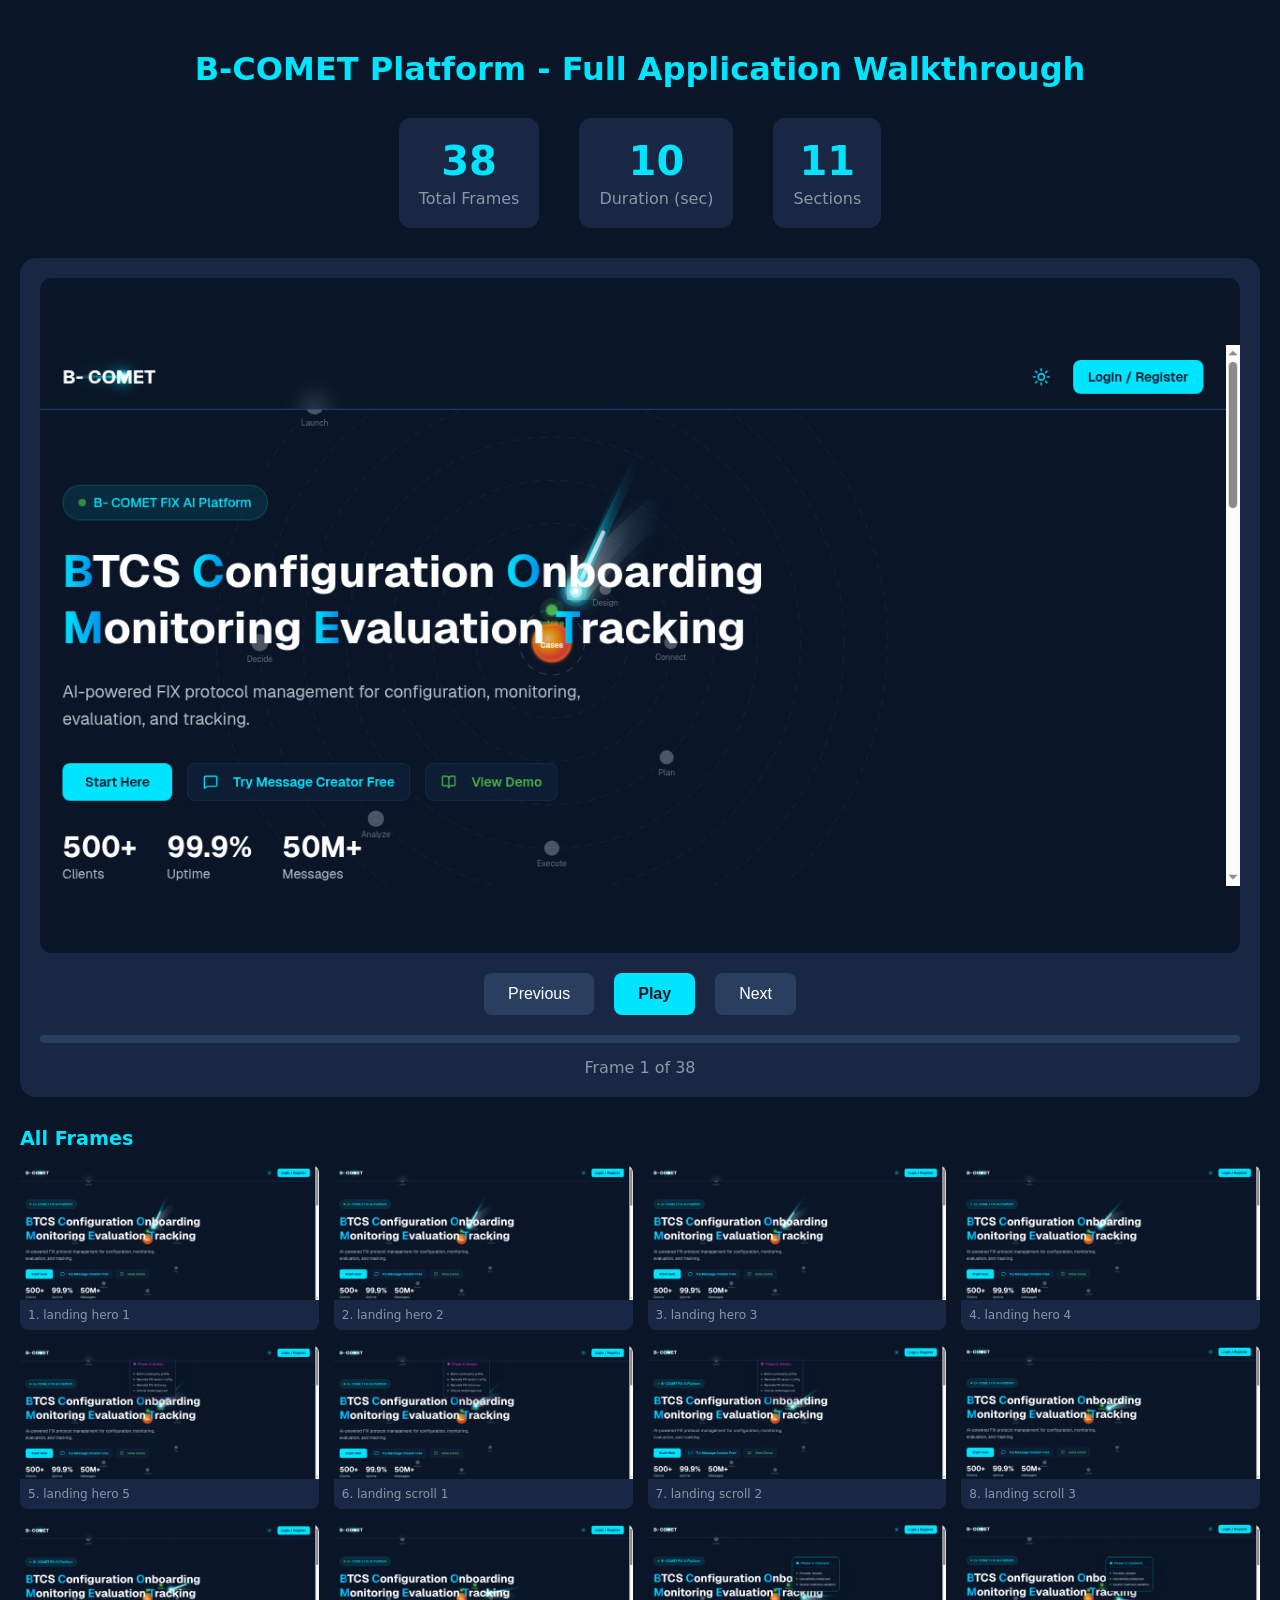
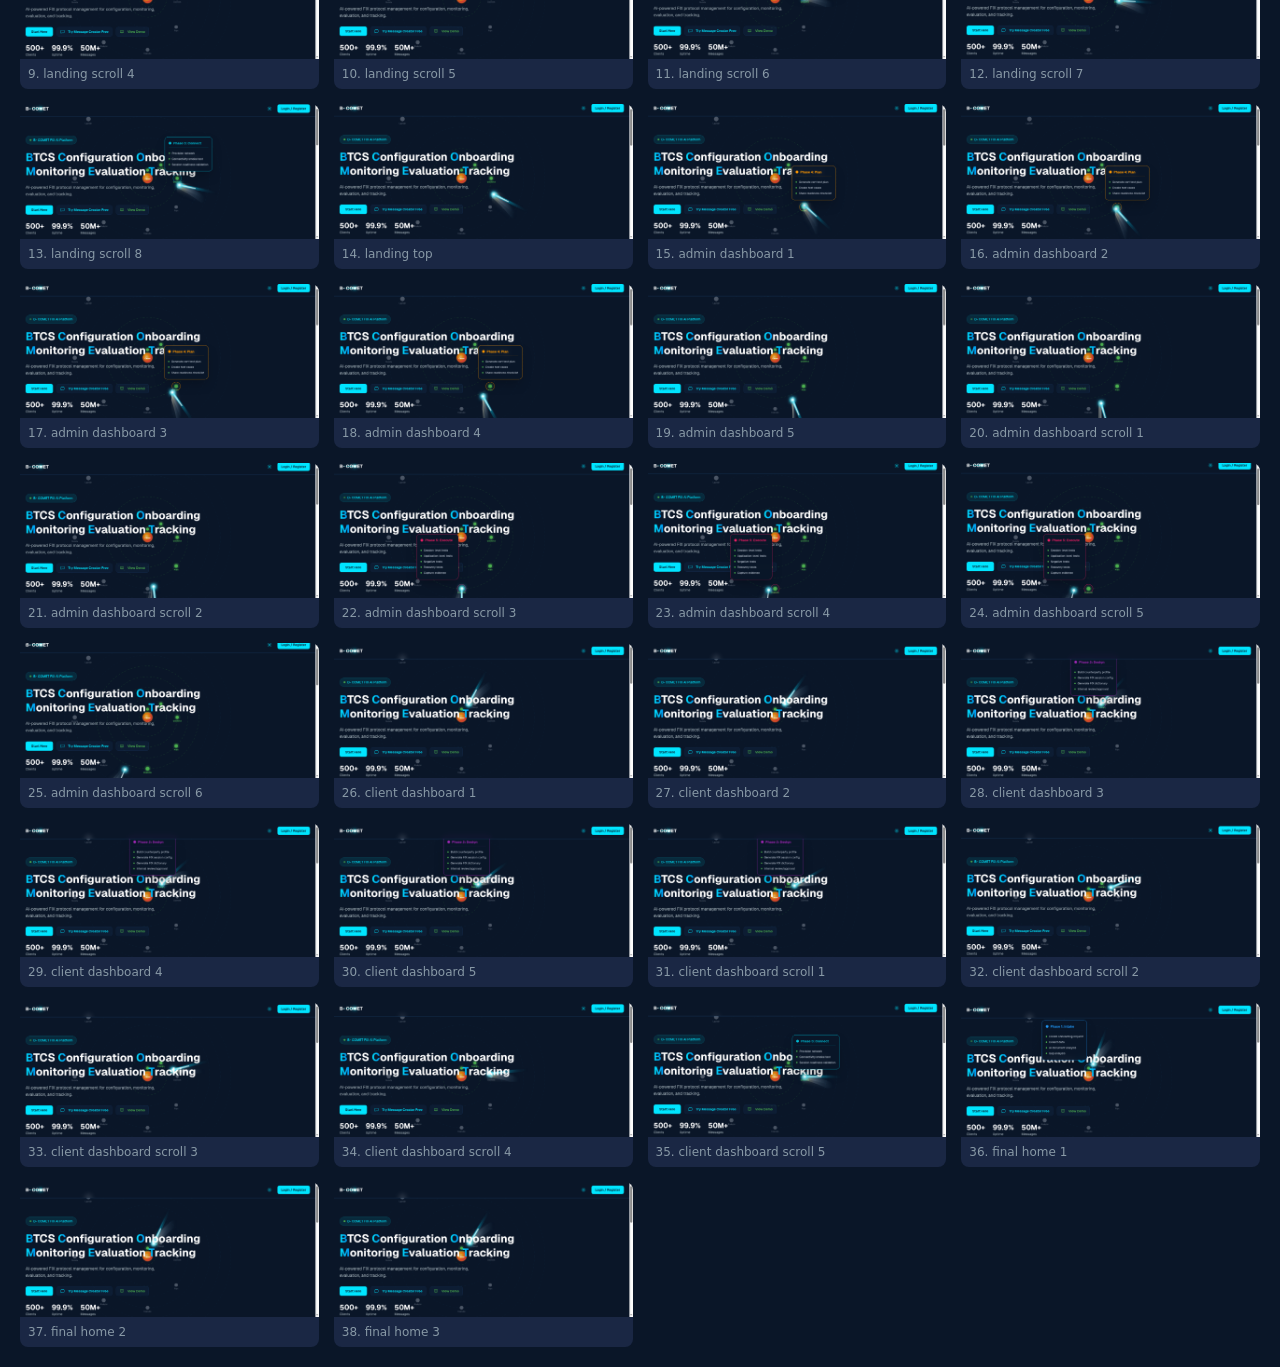
<file: public/recordings/index.html>
<!DOCTYPE html>
<html lang="en">
<head>
  <meta charset="UTF-8">
  <meta name="viewport" content="width=device-width, initial-scale=1.0">
  <title>B-COMET Platform - Full Walkthrough Recording</title>
  <style>
    * { margin: 0; padding: 0; box-sizing: border-box; }
    body { font-family: system-ui, -apple-system, sans-serif; background: #0a1628; color: white; }
    .container { max-width: 1400px; margin: 0 auto; padding: 20px; }
    h1 { text-align: center; padding: 30px 0; color: #00e5ff; }
    .stats { display: flex; justify-content: center; gap: 40px; margin-bottom: 30px; }
    .stat { text-align: center; padding: 20px; background: #1a2744; border-radius: 12px; }
    .stat-value { font-size: 2.5rem; font-weight: bold; color: #00e5ff; }
    .stat-label { color: #8899a6; margin-top: 5px; }
    .player { background: #1a2744; border-radius: 16px; padding: 20px; margin-bottom: 30px; }
    .frame-display { width: 100%; aspect-ratio: 16/9; background: #0a1628; border-radius: 12px; overflow: hidden; display: flex; align-items: center; justify-content: center; }
    .frame-display img { max-width: 100%; max-height: 100%; object-fit: contain; }
    .controls { display: flex; align-items: center; justify-content: center; gap: 20px; margin-top: 20px; }
    .controls button { padding: 12px 24px; border: none; border-radius: 8px; cursor: pointer; font-size: 16px; transition: all 0.2s; }
    .controls button:hover { transform: scale(1.05); }
    .play-btn { background: #00e5ff; color: #0a1628; font-weight: bold; }
    .nav-btn { background: #2a3f5f; color: white; }
    .progress { width: 100%; height: 8px; background: #2a3f5f; border-radius: 4px; margin-top: 20px; cursor: pointer; }
    .progress-bar { height: 100%; background: #00e5ff; border-radius: 4px; transition: width 0.1s; }
    .frame-info { text-align: center; margin-top: 15px; color: #8899a6; }
    .frame-grid { display: grid; grid-template-columns: repeat(auto-fill, minmax(280px, 1fr)); gap: 15px; }
    .frame-thumb { cursor: pointer; border-radius: 8px; overflow: hidden; transition: transform 0.2s; }
    .frame-thumb:hover { transform: scale(1.03); }
    .frame-thumb img { width: 100%; display: block; }
    .frame-thumb-label { padding: 8px; background: #1a2744; font-size: 12px; color: #8899a6; }
    .section-title { color: #00e5ff; margin: 30px 0 15px; font-size: 1.2rem; }
  </style>
</head>
<body>
  <div class="container">
    <h1>B-COMET Platform - Full Application Walkthrough</h1>
    
    <div class="stats">
      <div class="stat">
        <div class="stat-value">38</div>
        <div class="stat-label">Total Frames</div>
      </div>
      <div class="stat">
        <div class="stat-value">10</div>
        <div class="stat-label">Duration (sec)</div>
      </div>
      <div class="stat">
        <div class="stat-value">11</div>
        <div class="stat-label">Sections</div>
      </div>
    </div>
    
    <div class="player">
      <div class="frame-display">
        <img id="currentFrame" src="frames/frame_0001_landing_hero_1.png" alt="Frame">
      </div>
      <div class="controls">
        <button class="nav-btn" onclick="prevFrame()">Previous</button>
        <button class="play-btn" id="playBtn" onclick="togglePlay()">Play</button>
        <button class="nav-btn" onclick="nextFrame()">Next</button>
      </div>
      <div class="progress" onclick="seekTo(event)">
        <div class="progress-bar" id="progressBar" style="width: 0%"></div>
      </div>
      <div class="frame-info" id="frameInfo">Frame 1 of 38</div>
    </div>
    
    <h2 class="section-title">All Frames</h2>
    <div class="frame-grid">
      
        <div class="frame-thumb" onclick="goToFrame(0)">
          <img src="frames/frame_0001_landing_hero_1.png" alt="Frame 1" loading="lazy">
          <div class="frame-thumb-label">1. landing hero 1</div>
        </div>
      
        <div class="frame-thumb" onclick="goToFrame(1)">
          <img src="frames/frame_0002_landing_hero_2.png" alt="Frame 2" loading="lazy">
          <div class="frame-thumb-label">2. landing hero 2</div>
        </div>
      
        <div class="frame-thumb" onclick="goToFrame(2)">
          <img src="frames/frame_0003_landing_hero_3.png" alt="Frame 3" loading="lazy">
          <div class="frame-thumb-label">3. landing hero 3</div>
        </div>
      
        <div class="frame-thumb" onclick="goToFrame(3)">
          <img src="frames/frame_0004_landing_hero_4.png" alt="Frame 4" loading="lazy">
          <div class="frame-thumb-label">4. landing hero 4</div>
        </div>
      
        <div class="frame-thumb" onclick="goToFrame(4)">
          <img src="frames/frame_0005_landing_hero_5.png" alt="Frame 5" loading="lazy">
          <div class="frame-thumb-label">5. landing hero 5</div>
        </div>
      
        <div class="frame-thumb" onclick="goToFrame(5)">
          <img src="frames/frame_0006_landing_scroll_1.png" alt="Frame 6" loading="lazy">
          <div class="frame-thumb-label">6. landing scroll 1</div>
        </div>
      
        <div class="frame-thumb" onclick="goToFrame(6)">
          <img src="frames/frame_0007_landing_scroll_2.png" alt="Frame 7" loading="lazy">
          <div class="frame-thumb-label">7. landing scroll 2</div>
        </div>
      
        <div class="frame-thumb" onclick="goToFrame(7)">
          <img src="frames/frame_0008_landing_scroll_3.png" alt="Frame 8" loading="lazy">
          <div class="frame-thumb-label">8. landing scroll 3</div>
        </div>
      
        <div class="frame-thumb" onclick="goToFrame(8)">
          <img src="frames/frame_0009_landing_scroll_4.png" alt="Frame 9" loading="lazy">
          <div class="frame-thumb-label">9. landing scroll 4</div>
        </div>
      
        <div class="frame-thumb" onclick="goToFrame(9)">
          <img src="frames/frame_0010_landing_scroll_5.png" alt="Frame 10" loading="lazy">
          <div class="frame-thumb-label">10. landing scroll 5</div>
        </div>
      
        <div class="frame-thumb" onclick="goToFrame(10)">
          <img src="frames/frame_0011_landing_scroll_6.png" alt="Frame 11" loading="lazy">
          <div class="frame-thumb-label">11. landing scroll 6</div>
        </div>
      
        <div class="frame-thumb" onclick="goToFrame(11)">
          <img src="frames/frame_0012_landing_scroll_7.png" alt="Frame 12" loading="lazy">
          <div class="frame-thumb-label">12. landing scroll 7</div>
        </div>
      
        <div class="frame-thumb" onclick="goToFrame(12)">
          <img src="frames/frame_0013_landing_scroll_8.png" alt="Frame 13" loading="lazy">
          <div class="frame-thumb-label">13. landing scroll 8</div>
        </div>
      
        <div class="frame-thumb" onclick="goToFrame(13)">
          <img src="frames/frame_0014_landing_top.png" alt="Frame 14" loading="lazy">
          <div class="frame-thumb-label">14. landing top</div>
        </div>
      
        <div class="frame-thumb" onclick="goToFrame(14)">
          <img src="frames/frame_0015_admin_dashboard_1.png" alt="Frame 15" loading="lazy">
          <div class="frame-thumb-label">15. admin dashboard 1</div>
        </div>
      
        <div class="frame-thumb" onclick="goToFrame(15)">
          <img src="frames/frame_0016_admin_dashboard_2.png" alt="Frame 16" loading="lazy">
          <div class="frame-thumb-label">16. admin dashboard 2</div>
        </div>
      
        <div class="frame-thumb" onclick="goToFrame(16)">
          <img src="frames/frame_0017_admin_dashboard_3.png" alt="Frame 17" loading="lazy">
          <div class="frame-thumb-label">17. admin dashboard 3</div>
        </div>
      
        <div class="frame-thumb" onclick="goToFrame(17)">
          <img src="frames/frame_0018_admin_dashboard_4.png" alt="Frame 18" loading="lazy">
          <div class="frame-thumb-label">18. admin dashboard 4</div>
        </div>
      
        <div class="frame-thumb" onclick="goToFrame(18)">
          <img src="frames/frame_0019_admin_dashboard_5.png" alt="Frame 19" loading="lazy">
          <div class="frame-thumb-label">19. admin dashboard 5</div>
        </div>
      
        <div class="frame-thumb" onclick="goToFrame(19)">
          <img src="frames/frame_0020_admin_dashboard_scroll_1.png" alt="Frame 20" loading="lazy">
          <div class="frame-thumb-label">20. admin dashboard scroll 1</div>
        </div>
      
        <div class="frame-thumb" onclick="goToFrame(20)">
          <img src="frames/frame_0021_admin_dashboard_scroll_2.png" alt="Frame 21" loading="lazy">
          <div class="frame-thumb-label">21. admin dashboard scroll 2</div>
        </div>
      
        <div class="frame-thumb" onclick="goToFrame(21)">
          <img src="frames/frame_0022_admin_dashboard_scroll_3.png" alt="Frame 22" loading="lazy">
          <div class="frame-thumb-label">22. admin dashboard scroll 3</div>
        </div>
      
        <div class="frame-thumb" onclick="goToFrame(22)">
          <img src="frames/frame_0023_admin_dashboard_scroll_4.png" alt="Frame 23" loading="lazy">
          <div class="frame-thumb-label">23. admin dashboard scroll 4</div>
        </div>
      
        <div class="frame-thumb" onclick="goToFrame(23)">
          <img src="frames/frame_0024_admin_dashboard_scroll_5.png" alt="Frame 24" loading="lazy">
          <div class="frame-thumb-label">24. admin dashboard scroll 5</div>
        </div>
      
        <div class="frame-thumb" onclick="goToFrame(24)">
          <img src="frames/frame_0025_admin_dashboard_scroll_6.png" alt="Frame 25" loading="lazy">
          <div class="frame-thumb-label">25. admin dashboard scroll 6</div>
        </div>
      
        <div class="frame-thumb" onclick="goToFrame(25)">
          <img src="frames/frame_0026_client_dashboard_1.png" alt="Frame 26" loading="lazy">
          <div class="frame-thumb-label">26. client dashboard 1</div>
        </div>
      
        <div class="frame-thumb" onclick="goToFrame(26)">
          <img src="frames/frame_0027_client_dashboard_2.png" alt="Frame 27" loading="lazy">
          <div class="frame-thumb-label">27. client dashboard 2</div>
        </div>
      
        <div class="frame-thumb" onclick="goToFrame(27)">
          <img src="frames/frame_0028_client_dashboard_3.png" alt="Frame 28" loading="lazy">
          <div class="frame-thumb-label">28. client dashboard 3</div>
        </div>
      
        <div class="frame-thumb" onclick="goToFrame(28)">
          <img src="frames/frame_0029_client_dashboard_4.png" alt="Frame 29" loading="lazy">
          <div class="frame-thumb-label">29. client dashboard 4</div>
        </div>
      
        <div class="frame-thumb" onclick="goToFrame(29)">
          <img src="frames/frame_0030_client_dashboard_5.png" alt="Frame 30" loading="lazy">
          <div class="frame-thumb-label">30. client dashboard 5</div>
        </div>
      
        <div class="frame-thumb" onclick="goToFrame(30)">
          <img src="frames/frame_0031_client_dashboard_scroll_1.png" alt="Frame 31" loading="lazy">
          <div class="frame-thumb-label">31. client dashboard scroll 1</div>
        </div>
      
        <div class="frame-thumb" onclick="goToFrame(31)">
          <img src="frames/frame_0032_client_dashboard_scroll_2.png" alt="Frame 32" loading="lazy">
          <div class="frame-thumb-label">32. client dashboard scroll 2</div>
        </div>
      
        <div class="frame-thumb" onclick="goToFrame(32)">
          <img src="frames/frame_0033_client_dashboard_scroll_3.png" alt="Frame 33" loading="lazy">
          <div class="frame-thumb-label">33. client dashboard scroll 3</div>
        </div>
      
        <div class="frame-thumb" onclick="goToFrame(33)">
          <img src="frames/frame_0034_client_dashboard_scroll_4.png" alt="Frame 34" loading="lazy">
          <div class="frame-thumb-label">34. client dashboard scroll 4</div>
        </div>
      
        <div class="frame-thumb" onclick="goToFrame(34)">
          <img src="frames/frame_0035_client_dashboard_scroll_5.png" alt="Frame 35" loading="lazy">
          <div class="frame-thumb-label">35. client dashboard scroll 5</div>
        </div>
      
        <div class="frame-thumb" onclick="goToFrame(35)">
          <img src="frames/frame_0036_final_home_1.png" alt="Frame 36" loading="lazy">
          <div class="frame-thumb-label">36. final home 1</div>
        </div>
      
        <div class="frame-thumb" onclick="goToFrame(36)">
          <img src="frames/frame_0037_final_home_2.png" alt="Frame 37" loading="lazy">
          <div class="frame-thumb-label">37. final home 2</div>
        </div>
      
        <div class="frame-thumb" onclick="goToFrame(37)">
          <img src="frames/frame_0038_final_home_3.png" alt="Frame 38" loading="lazy">
          <div class="frame-thumb-label">38. final home 3</div>
        </div>
      
    </div>
  </div>
  
  <script>
    const frames = ["frame_0001_landing_hero_1.png","frame_0002_landing_hero_2.png","frame_0003_landing_hero_3.png","frame_0004_landing_hero_4.png","frame_0005_landing_hero_5.png","frame_0006_landing_scroll_1.png","frame_0007_landing_scroll_2.png","frame_0008_landing_scroll_3.png","frame_0009_landing_scroll_4.png","frame_0010_landing_scroll_5.png","frame_0011_landing_scroll_6.png","frame_0012_landing_scroll_7.png","frame_0013_landing_scroll_8.png","frame_0014_landing_top.png","frame_0015_admin_dashboard_1.png","frame_0016_admin_dashboard_2.png","frame_0017_admin_dashboard_3.png","frame_0018_admin_dashboard_4.png","frame_0019_admin_dashboard_5.png","frame_0020_admin_dashboard_scroll_1.png","frame_0021_admin_dashboard_scroll_2.png","frame_0022_admin_dashboard_scroll_3.png","frame_0023_admin_dashboard_scroll_4.png","frame_0024_admin_dashboard_scroll_5.png","frame_0025_admin_dashboard_scroll_6.png","frame_0026_client_dashboard_1.png","frame_0027_client_dashboard_2.png","frame_0028_client_dashboard_3.png","frame_0029_client_dashboard_4.png","frame_0030_client_dashboard_5.png","frame_0031_client_dashboard_scroll_1.png","frame_0032_client_dashboard_scroll_2.png","frame_0033_client_dashboard_scroll_3.png","frame_0034_client_dashboard_scroll_4.png","frame_0035_client_dashboard_scroll_5.png","frame_0036_final_home_1.png","frame_0037_final_home_2.png","frame_0038_final_home_3.png"];
    let currentIndex = 0;
    let isPlaying = false;
    let playInterval;
    
    function updateDisplay() {
      document.getElementById('currentFrame').src = 'frames/' + frames[currentIndex];
      document.getElementById('frameInfo').textContent = 'Frame ' + (currentIndex + 1) + ' of ' + frames.length;
      document.getElementById('progressBar').style.width = ((currentIndex + 1) / frames.length * 100) + '%';
    }
    
    function nextFrame() {
      currentIndex = (currentIndex + 1) % frames.length;
      updateDisplay();
    }
    
    function prevFrame() {
      currentIndex = (currentIndex - 1 + frames.length) % frames.length;
      updateDisplay();
    }
    
    function goToFrame(index) {
      currentIndex = index;
      updateDisplay();
    }
    
    function seekTo(e) {
      const rect = e.target.getBoundingClientRect();
      const percent = (e.clientX - rect.left) / rect.width;
      currentIndex = Math.floor(percent * frames.length);
      updateDisplay();
    }
    
    function togglePlay() {
      isPlaying = !isPlaying;
      document.getElementById('playBtn').textContent = isPlaying ? 'Pause' : 'Play';
      if (isPlaying) {
        playInterval = setInterval(nextFrame, 250);
      } else {
        clearInterval(playInterval);
      }
    }
    
    document.addEventListener('keydown', (e) => {
      if (e.key === 'ArrowRight') nextFrame();
      if (e.key === 'ArrowLeft') prevFrame();
      if (e.key === ' ') { e.preventDefault(); togglePlay(); }
    });
  </script>
</body>
</html>
</file>
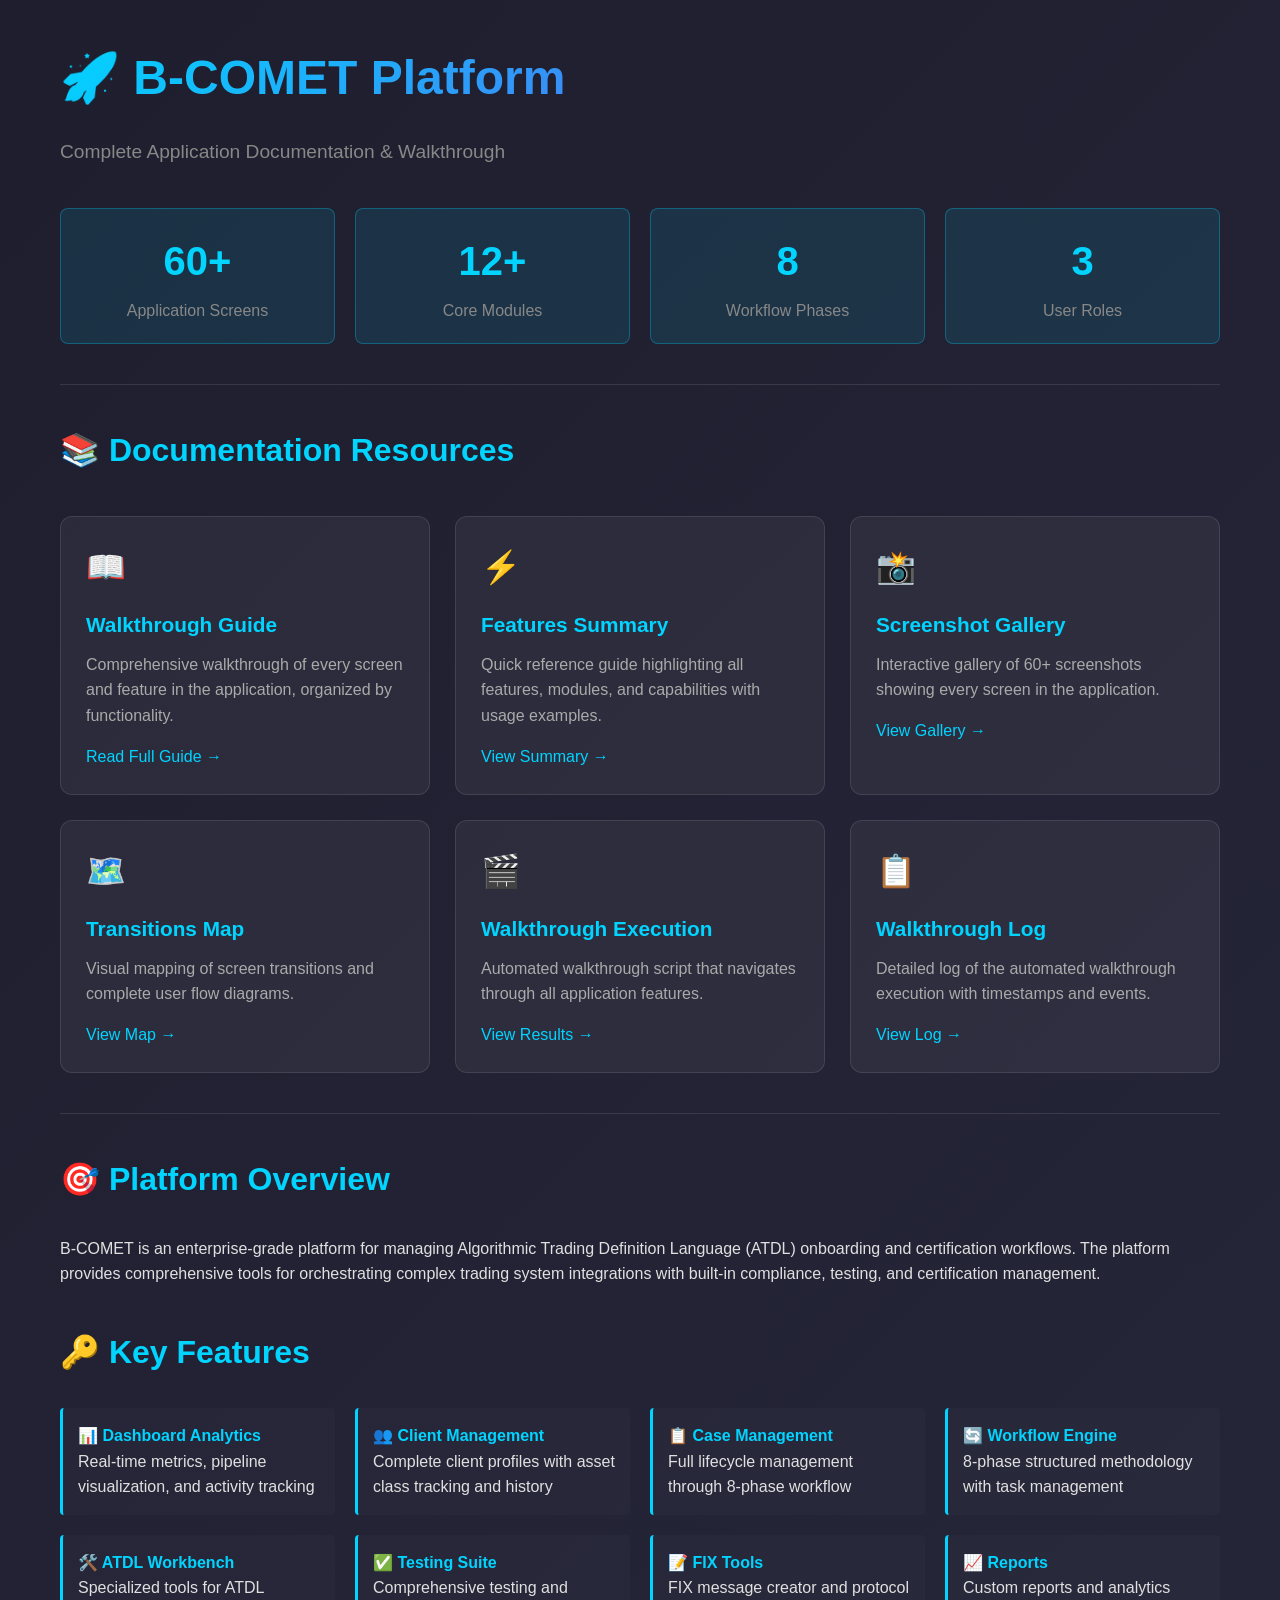
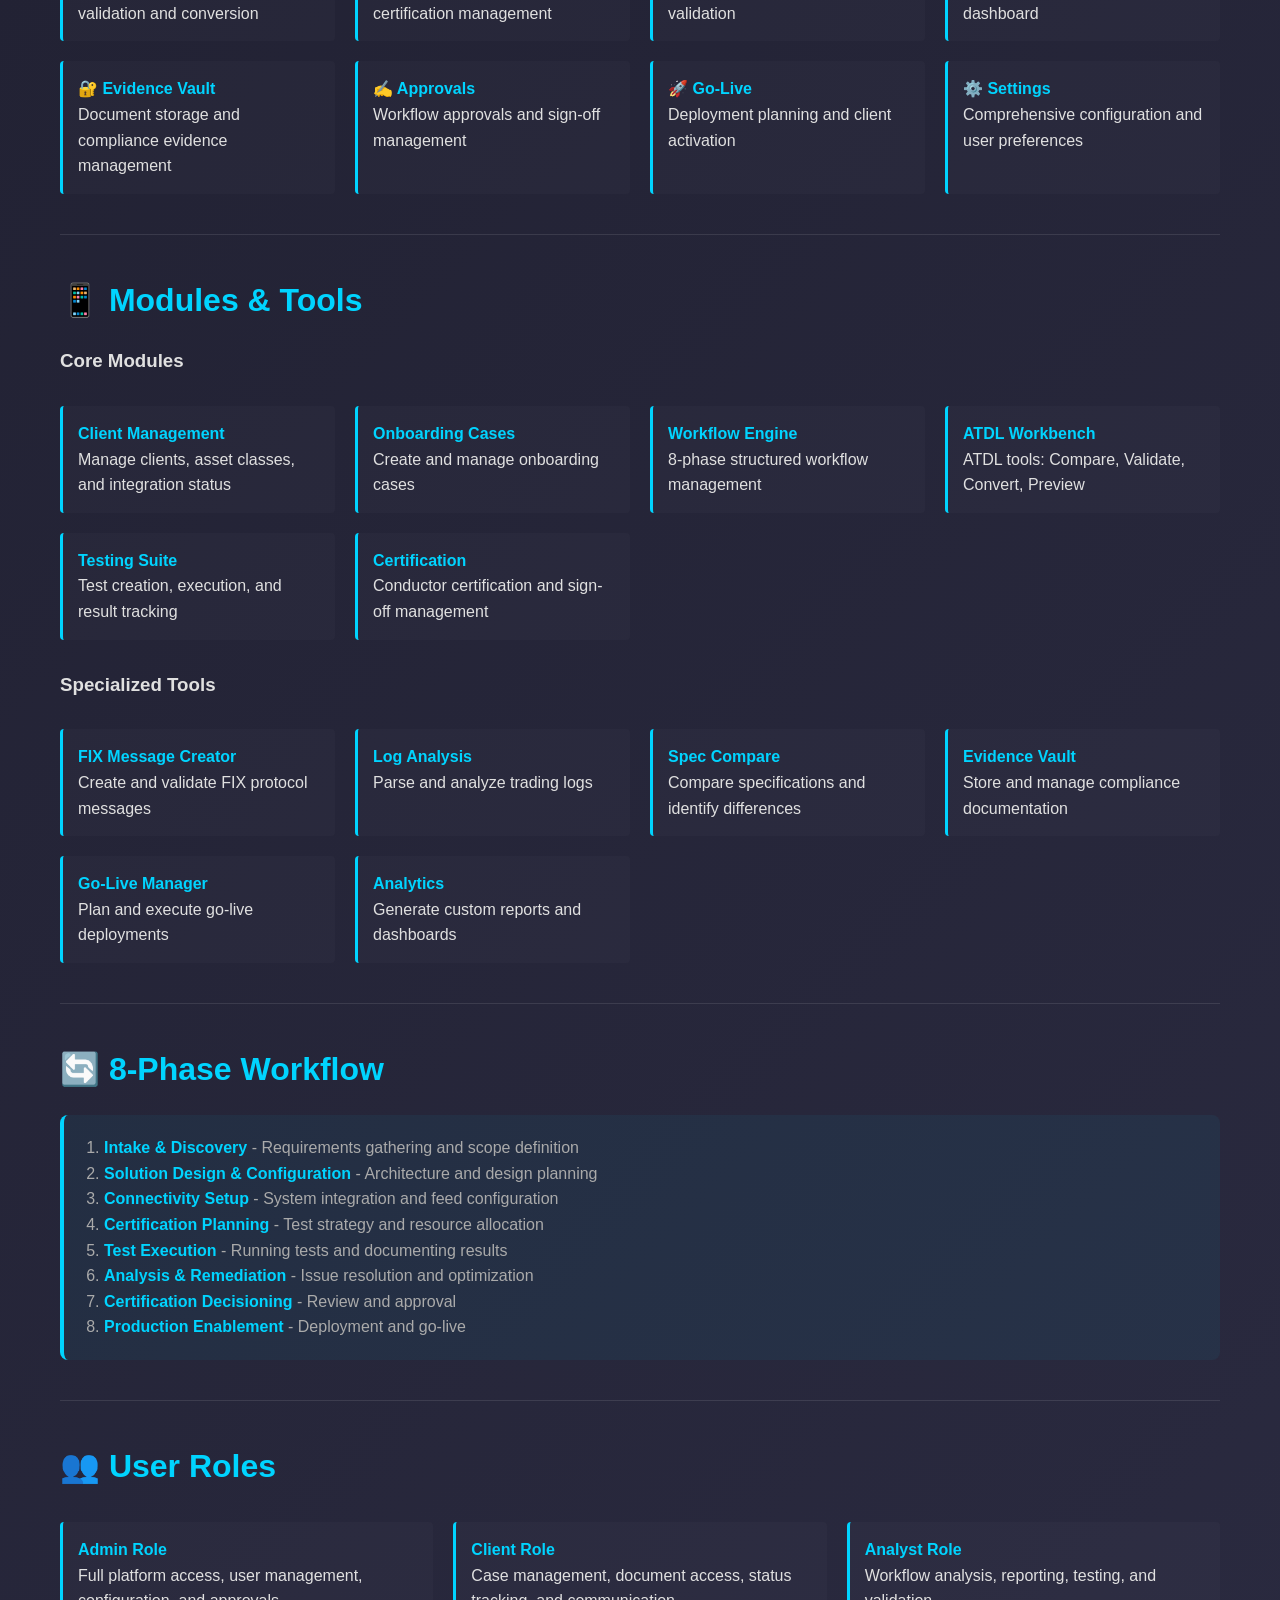
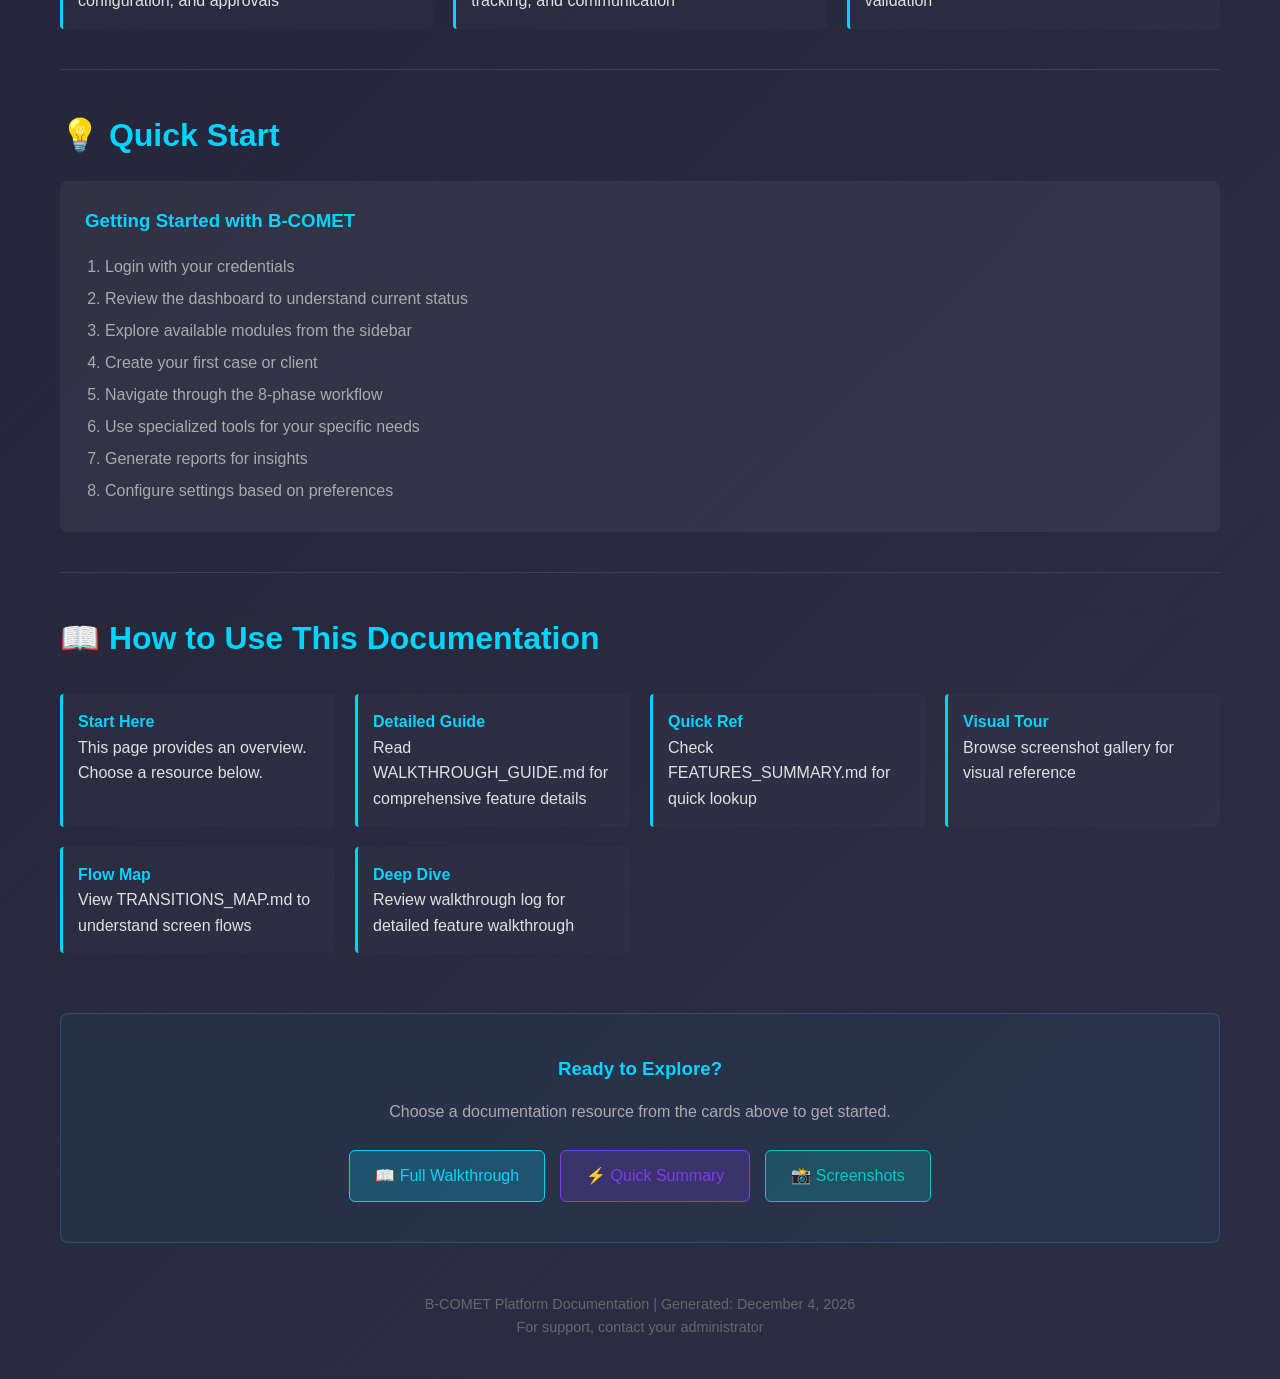
<file: public/walkthroughs/index.html>
<!DOCTYPE html>
<html lang="en">
<head>
  <meta charset="UTF-8">
  <meta name="viewport" content="width=device-width, initial-scale=1.0">
  <title>B-COMET Platform - Complete Documentation</title>
  <style>
    * { margin: 0; padding: 0; box-sizing: border-box; }
    body {
      font-family: -apple-system, BlinkMacSystemFont, 'Segoe UI', Roboto, sans-serif;
      background: linear-gradient(135deg, #1e1e2e 0%, #2d2d44 100%);
      color: #e0e0e0;
      line-height: 1.6;
    }
    .container { max-width: 1200px; margin: 0 auto; padding: 40px 20px; }
    h1 {
      font-size: 3em;
      margin-bottom: 20px;
      background: linear-gradient(135deg, #00d4ff, #7c3aed);
      -webkit-background-clip: text;
      -webkit-text-fill-color: transparent;
      background-clip: text;
    }
    .subtitle { font-size: 1.2em; color: #888; margin-bottom: 40px; }
    .grid {
      display: grid;
      grid-template-columns: repeat(auto-fit, minmax(300px, 1fr));
      gap: 25px;
      margin: 40px 0;
    }
    .card {
      background: rgba(255, 255, 255, 0.05);
      border: 1px solid rgba(255, 255, 255, 0.1);
      border-radius: 12px;
      padding: 25px;
      transition: all 0.3s;
      cursor: pointer;
    }
    .card:hover {
      transform: translateY(-5px);
      border-color: rgba(0, 212, 255, 0.5);
      box-shadow: 0 10px 30px rgba(0, 212, 255, 0.15);
      background: rgba(255, 255, 255, 0.08);
    }
    .card h3 {
      font-size: 1.3em;
      margin-bottom: 10px;
      color: #00d4ff;
    }
    .card p { color: #aaa; margin-bottom: 15px; }
    .card-footer {
      display: flex;
      justify-content: space-between;
      align-items: center;
    }
    .card-link {
      color: #00d4ff;
      text-decoration: none;
      font-weight: 500;
      transition: all 0.3s;
    }
    .card-link:hover { color: #7c3aed; }
    .icon { font-size: 2em; }
    .stats {
      display: grid;
      grid-template-columns: repeat(auto-fit, minmax(200px, 1fr));
      gap: 20px;
      margin: 30px 0;
    }
    .stat-box {
      background: rgba(0, 212, 255, 0.1);
      border: 1px solid rgba(0, 212, 255, 0.3);
      padding: 20px;
      border-radius: 8px;
      text-align: center;
    }
    .stat-number { font-size: 2.5em; color: #00d4ff; font-weight: bold; }
    .stat-label { color: #888; margin-top: 5px; }
    .features-grid {
      display: grid;
      grid-template-columns: repeat(auto-fit, minmax(250px, 1fr));
      gap: 20px;
      margin: 30px 0;
    }
    .feature {
      padding: 15px;
      background: rgba(255, 255, 255, 0.02);
      border-left: 3px solid #00d4ff;
      border-radius: 4px;
    }
    .feature strong { color: #00d4ff; }
    h2 {
      font-size: 2em;
      margin: 40px 0 20px 0;
      color: #00d4ff;
    }
    .section { margin: 30px 0; }
    .divider { border-top: 1px solid rgba(255, 255, 255, 0.1); margin: 40px 0; }
  </style>
</head>
<body>
  <div class="container">
    <h1>🚀 B-COMET Platform</h1>
    <p class="subtitle">Complete Application Documentation & Walkthrough</p>

    <div class="stats">
      <div class="stat-box">
        <div class="stat-number">60+</div>
        <div class="stat-label">Application Screens</div>
      </div>
      <div class="stat-box">
        <div class="stat-number">12+</div>
        <div class="stat-label">Core Modules</div>
      </div>
      <div class="stat-box">
        <div class="stat-number">8</div>
        <div class="stat-label">Workflow Phases</div>
      </div>
      <div class="stat-box">
        <div class="stat-number">3</div>
        <div class="stat-label">User Roles</div>
      </div>
    </div>

    <div class="divider"></div>

    <h2>📚 Documentation Resources</h2>
    <div class="grid">
      <div class="card">
        <div class="card-footer" style="margin-bottom: 15px;">
          <div class="icon">📖</div>
        </div>
        <h3>Walkthrough Guide</h3>
        <p>Comprehensive walkthrough of every screen and feature in the application, organized by functionality.</p>
        <div class="card-footer">
          <a href="WALKTHROUGH_GUIDE.md" class="card-link">Read Full Guide →</a>
        </div>
      </div>

      <div class="card">
        <div class="card-footer" style="margin-bottom: 15px;">
          <div class="icon">⚡</div>
        </div>
        <h3>Features Summary</h3>
        <p>Quick reference guide highlighting all features, modules, and capabilities with usage examples.</p>
        <div class="card-footer">
          <a href="FEATURES_SUMMARY.md" class="card-link">View Summary →</a>
        </div>
      </div>

      <div class="card">
        <div class="card-footer" style="margin-bottom: 15px;">
          <div class="icon">📸</div>
        </div>
        <h3>Screenshot Gallery</h3>
        <p>Interactive gallery of 60+ screenshots showing every screen in the application.</p>
        <div class="card-footer">
          <a href="../screenshots/index.html" class="card-link">View Gallery →</a>
        </div>
      </div>

      <div class="card">
        <div class="card-footer" style="margin-bottom: 15px;">
          <div class="icon">🗺️</div>
        </div>
        <h3>Transitions Map</h3>
        <p>Visual mapping of screen transitions and complete user flow diagrams.</p>
        <div class="card-footer">
          <a href="../screenshots/TRANSITIONS_MAP.md" class="card-link">View Map →</a>
        </div>
      </div>

      <div class="card">
        <div class="card-footer" style="margin-bottom: 15px;">
          <div class="icon">🎬</div>
        </div>
        <h3>Walkthrough Execution</h3>
        <p>Automated walkthrough script that navigates through all application features.</p>
        <div class="card-footer">
          <a href="walkthrough.html" class="card-link">View Results →</a>
        </div>
      </div>

      <div class="card">
        <div class="card-footer" style="margin-bottom: 15px;">
          <div class="icon">📋</div>
        </div>
        <h3>Walkthrough Log</h3>
        <p>Detailed log of the automated walkthrough execution with timestamps and events.</p>
        <div class="card-footer">
          <a href="WALKTHROUGH_LOG.md" class="card-link">View Log →</a>
        </div>
      </div>
    </div>

    <div class="divider"></div>

    <h2>🎯 Platform Overview</h2>
    <div class="section">
      <p>
        B-COMET is an enterprise-grade platform for managing Algorithmic Trading Definition Language (ATDL) 
        onboarding and certification workflows. The platform provides comprehensive tools for orchestrating 
        complex trading system integrations with built-in compliance, testing, and certification management.
      </p>
    </div>

    <h2>🔑 Key Features</h2>
    <div class="features-grid">
      <div class="feature">
        <strong>📊 Dashboard Analytics</strong>
        <p>Real-time metrics, pipeline visualization, and activity tracking</p>
      </div>
      <div class="feature">
        <strong>👥 Client Management</strong>
        <p>Complete client profiles with asset class tracking and history</p>
      </div>
      <div class="feature">
        <strong>📋 Case Management</strong>
        <p>Full lifecycle management through 8-phase workflow</p>
      </div>
      <div class="feature">
        <strong>🔄 Workflow Engine</strong>
        <p>8-phase structured methodology with task management</p>
      </div>
      <div class="feature">
        <strong>🛠️ ATDL Workbench</strong>
        <p>Specialized tools for ATDL validation and conversion</p>
      </div>
      <div class="feature">
        <strong>✅ Testing Suite</strong>
        <p>Comprehensive testing and certification management</p>
      </div>
      <div class="feature">
        <strong>📝 FIX Tools</strong>
        <p>FIX message creator and protocol validation</p>
      </div>
      <div class="feature">
        <strong>📈 Reports</strong>
        <p>Custom reports and analytics dashboard</p>
      </div>
      <div class="feature">
        <strong>🔐 Evidence Vault</strong>
        <p>Document storage and compliance evidence management</p>
      </div>
      <div class="feature">
        <strong>✍️ Approvals</strong>
        <p>Workflow approvals and sign-off management</p>
      </div>
      <div class="feature">
        <strong>🚀 Go-Live</strong>
        <p>Deployment planning and client activation</p>
      </div>
      <div class="feature">
        <strong>⚙️ Settings</strong>
        <p>Comprehensive configuration and user preferences</p>
      </div>
    </div>

    <div class="divider"></div>

    <h2>📱 Modules & Tools</h2>
    
    <h3 style="margin: 20px 0 10px 0;">Core Modules</h3>
    <div class="features-grid">
      <div class="feature">
        <strong>Client Management</strong>
        <p>Manage clients, asset classes, and integration status</p>
      </div>
      <div class="feature">
        <strong>Onboarding Cases</strong>
        <p>Create and manage onboarding cases</p>
      </div>
      <div class="feature">
        <strong>Workflow Engine</strong>
        <p>8-phase structured workflow management</p>
      </div>
      <div class="feature">
        <strong>ATDL Workbench</strong>
        <p>ATDL tools: Compare, Validate, Convert, Preview</p>
      </div>
      <div class="feature">
        <strong>Testing Suite</strong>
        <p>Test creation, execution, and result tracking</p>
      </div>
      <div class="feature">
        <strong>Certification</strong>
        <p>Conductor certification and sign-off management</p>
      </div>
    </div>

    <h3 style="margin: 20px 0 10px 0;">Specialized Tools</h3>
    <div class="features-grid">
      <div class="feature">
        <strong>FIX Message Creator</strong>
        <p>Create and validate FIX protocol messages</p>
      </div>
      <div class="feature">
        <strong>Log Analysis</strong>
        <p>Parse and analyze trading logs</p>
      </div>
      <div class="feature">
        <strong>Spec Compare</strong>
        <p>Compare specifications and identify differences</p>
      </div>
      <div class="feature">
        <strong>Evidence Vault</strong>
        <p>Store and manage compliance documentation</p>
      </div>
      <div class="feature">
        <strong>Go-Live Manager</strong>
        <p>Plan and execute go-live deployments</p>
      </div>
      <div class="feature">
        <strong>Analytics</strong>
        <p>Generate custom reports and dashboards</p>
      </div>
    </div>

    <div class="divider"></div>

    <h2>🔄 8-Phase Workflow</h2>
    <div style="background: rgba(0, 212, 255, 0.05); padding: 20px; border-radius: 8px; border-left: 4px solid #00d4ff;">
      <ol style="padding-left: 20px; color: #aaa;">
        <li><strong style="color: #00d4ff;">Intake & Discovery</strong> - Requirements gathering and scope definition</li>
        <li><strong style="color: #00d4ff;">Solution Design & Configuration</strong> - Architecture and design planning</li>
        <li><strong style="color: #00d4ff;">Connectivity Setup</strong> - System integration and feed configuration</li>
        <li><strong style="color: #00d4ff;">Certification Planning</strong> - Test strategy and resource allocation</li>
        <li><strong style="color: #00d4ff;">Test Execution</strong> - Running tests and documenting results</li>
        <li><strong style="color: #00d4ff;">Analysis & Remediation</strong> - Issue resolution and optimization</li>
        <li><strong style="color: #00d4ff;">Certification Decisioning</strong> - Review and approval</li>
        <li><strong style="color: #00d4ff;">Production Enablement</strong> - Deployment and go-live</li>
      </ol>
    </div>

    <div class="divider"></div>

    <h2>👥 User Roles</h2>
    <div class="features-grid">
      <div class="feature">
        <strong>Admin Role</strong>
        <p>Full platform access, user management, configuration, and approvals</p>
      </div>
      <div class="feature">
        <strong>Client Role</strong>
        <p>Case management, document access, status tracking, and communication</p>
      </div>
      <div class="feature">
        <strong>Analyst Role</strong>
        <p>Workflow analysis, reporting, testing, and validation</p>
      </div>
    </div>

    <div class="divider"></div>

    <h2>💡 Quick Start</h2>
    <div style="background: rgba(255, 255, 255, 0.05); padding: 25px; border-radius: 8px;">
      <h3 style="color: #00d4ff; margin-bottom: 15px;">Getting Started with B-COMET</h3>
      <ol style="padding-left: 20px; color: #aaa; line-height: 2;">
        <li>Login with your credentials</li>
        <li>Review the dashboard to understand current status</li>
        <li>Explore available modules from the sidebar</li>
        <li>Create your first case or client</li>
        <li>Navigate through the 8-phase workflow</li>
        <li>Use specialized tools for your specific needs</li>
        <li>Generate reports for insights</li>
        <li>Configure settings based on preferences</li>
      </ol>
    </div>

    <div class="divider"></div>

    <h2>📖 How to Use This Documentation</h2>
    <div class="features-grid">
      <div class="feature">
        <strong>Start Here</strong>
        <p>This page provides an overview. Choose a resource below.</p>
      </div>
      <div class="feature">
        <strong>Detailed Guide</strong>
        <p>Read WALKTHROUGH_GUIDE.md for comprehensive feature details</p>
      </div>
      <div class="feature">
        <strong>Quick Ref</strong>
        <p>Check FEATURES_SUMMARY.md for quick lookup</p>
      </div>
      <div class="feature">
        <strong>Visual Tour</strong>
        <p>Browse screenshot gallery for visual reference</p>
      </div>
      <div class="feature">
        <strong>Flow Map</strong>
        <p>View TRANSITIONS_MAP.md to understand screen flows</p>
      </div>
      <div class="feature">
        <strong>Deep Dive</strong>
        <p>Review walkthrough log for detailed feature walkthrough</p>
      </div>
    </div>

    <div style="margin-top: 60px; padding: 40px; background: rgba(0, 212, 255, 0.05); border-radius: 8px; text-align: center; border: 1px solid rgba(0, 212, 255, 0.2);">
      <h3 style="color: #00d4ff; margin-bottom: 15px;">Ready to Explore?</h3>
      <p style="color: #aaa; margin-bottom: 25px;">
        Choose a documentation resource from the cards above to get started.
      </p>
      <div style="display: flex; gap: 15px; justify-content: center; flex-wrap: wrap;">
        <a href="WALKTHROUGH_GUIDE.md" style="padding: 12px 25px; background: rgba(0, 212, 255, 0.2); border: 1px solid #00d4ff; color: #00d4ff; text-decoration: none; border-radius: 6px; transition: all 0.3s;" onmouseover="this.style.background='rgba(0, 212, 255, 0.3)'" onmouseout="this.style.background='rgba(0, 212, 255, 0.2)'">
          📖 Full Walkthrough
        </a>
        <a href="FEATURES_SUMMARY.md" style="padding: 12px 25px; background: rgba(124, 58, 237, 0.2); border: 1px solid #7c3aed; color: #7c3aed; text-decoration: none; border-radius: 6px; transition: all 0.3s;" onmouseover="this.style.background='rgba(124, 58, 237, 0.3)'" onmouseout="this.style.background='rgba(124, 58, 237, 0.2)'">
          ⚡ Quick Summary
        </a>
        <a href="../screenshots/index.html" style="padding: 12px 25px; background: rgba(0, 200, 200, 0.2); border: 1px solid #00c8c8; color: #00c8c8; text-decoration: none; border-radius: 6px; transition: all 0.3s;" onmouseover="this.style.background='rgba(0, 200, 200, 0.3)'" onmouseout="this.style.background='rgba(0, 200, 200, 0.2)'">
          📸 Screenshots
        </a>
      </div>
    </div>

    <div style="text-align: center; color: #666; margin-top: 50px; font-size: 0.9em;">
      <p>B-COMET Platform Documentation | Generated: <span id="date"></span></p>
      <p>For support, contact your administrator</p>
    </div>
  </div>

  <script>
    document.getElementById('date').textContent = new Date().toLocaleDateString('en-US', {
      year: 'numeric',
      month: 'long',
      day: 'numeric'
    });
  </script>
</body>
</html>
</file>
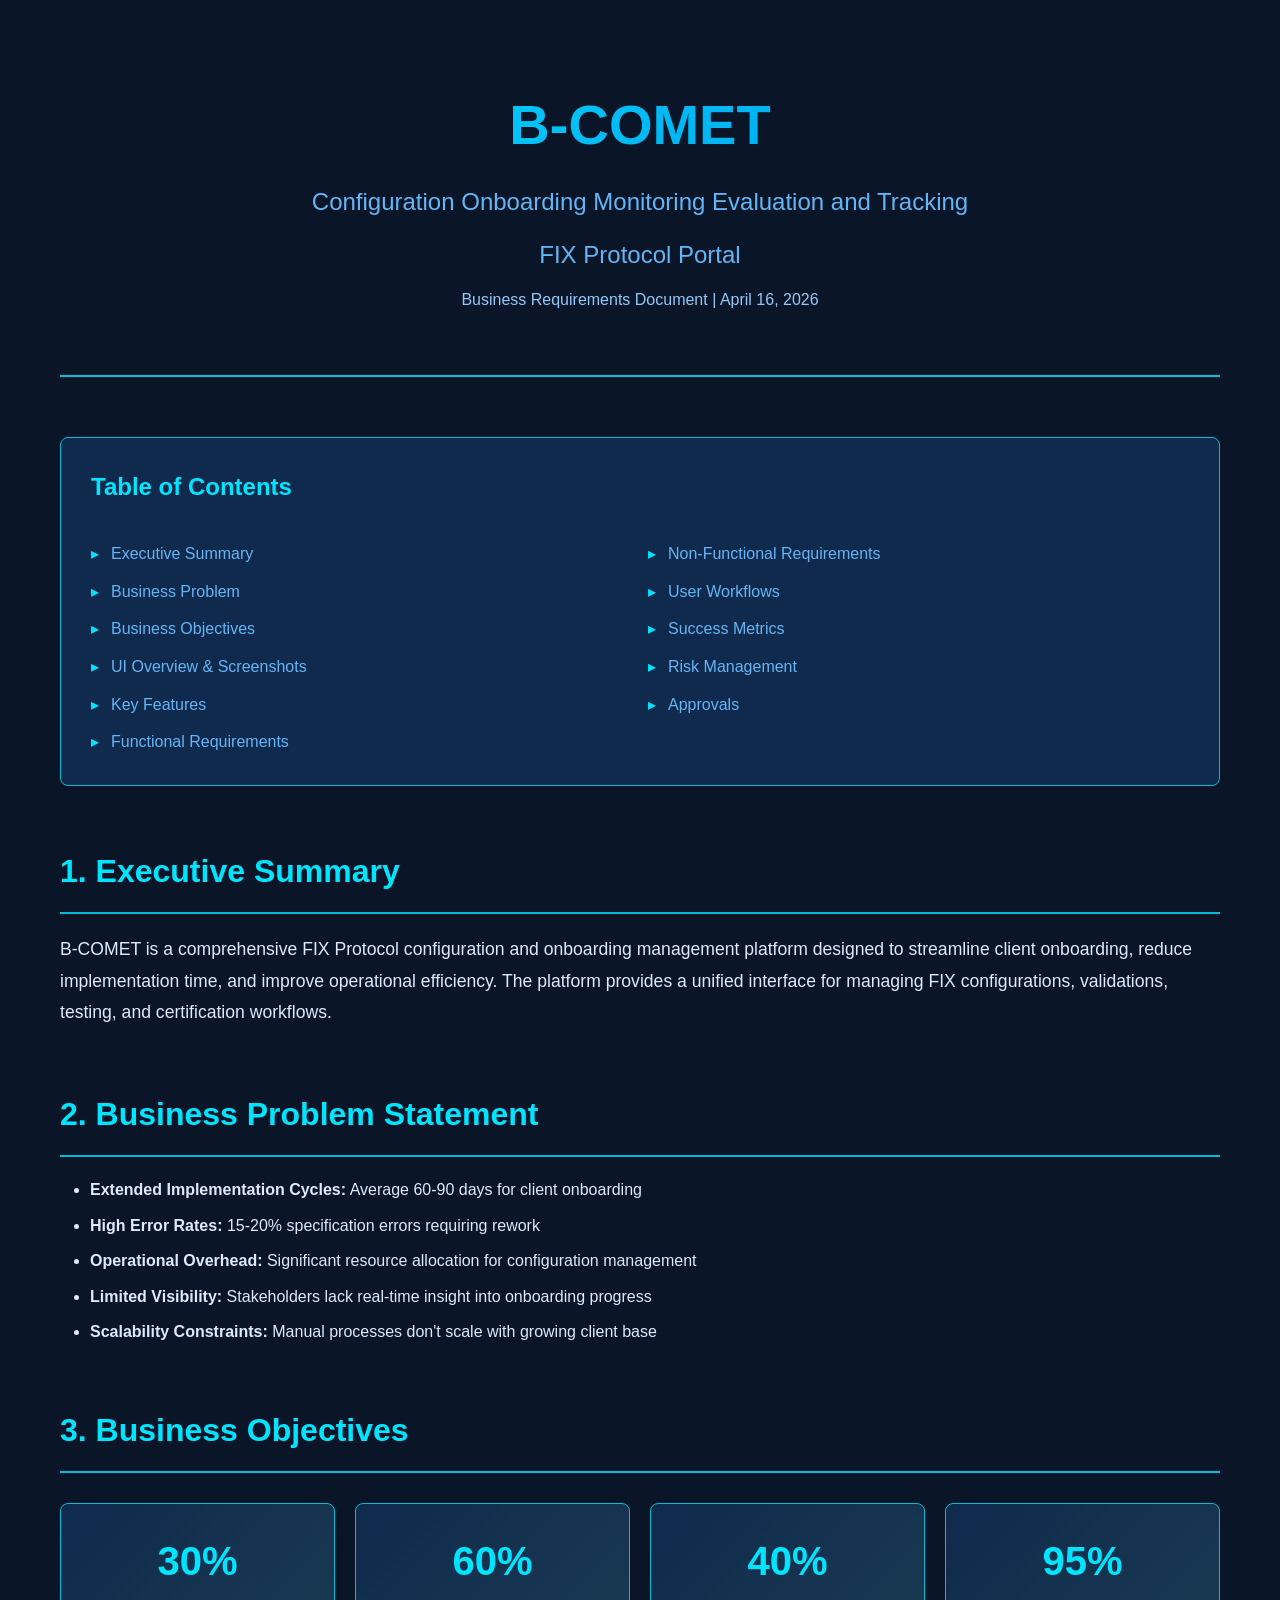
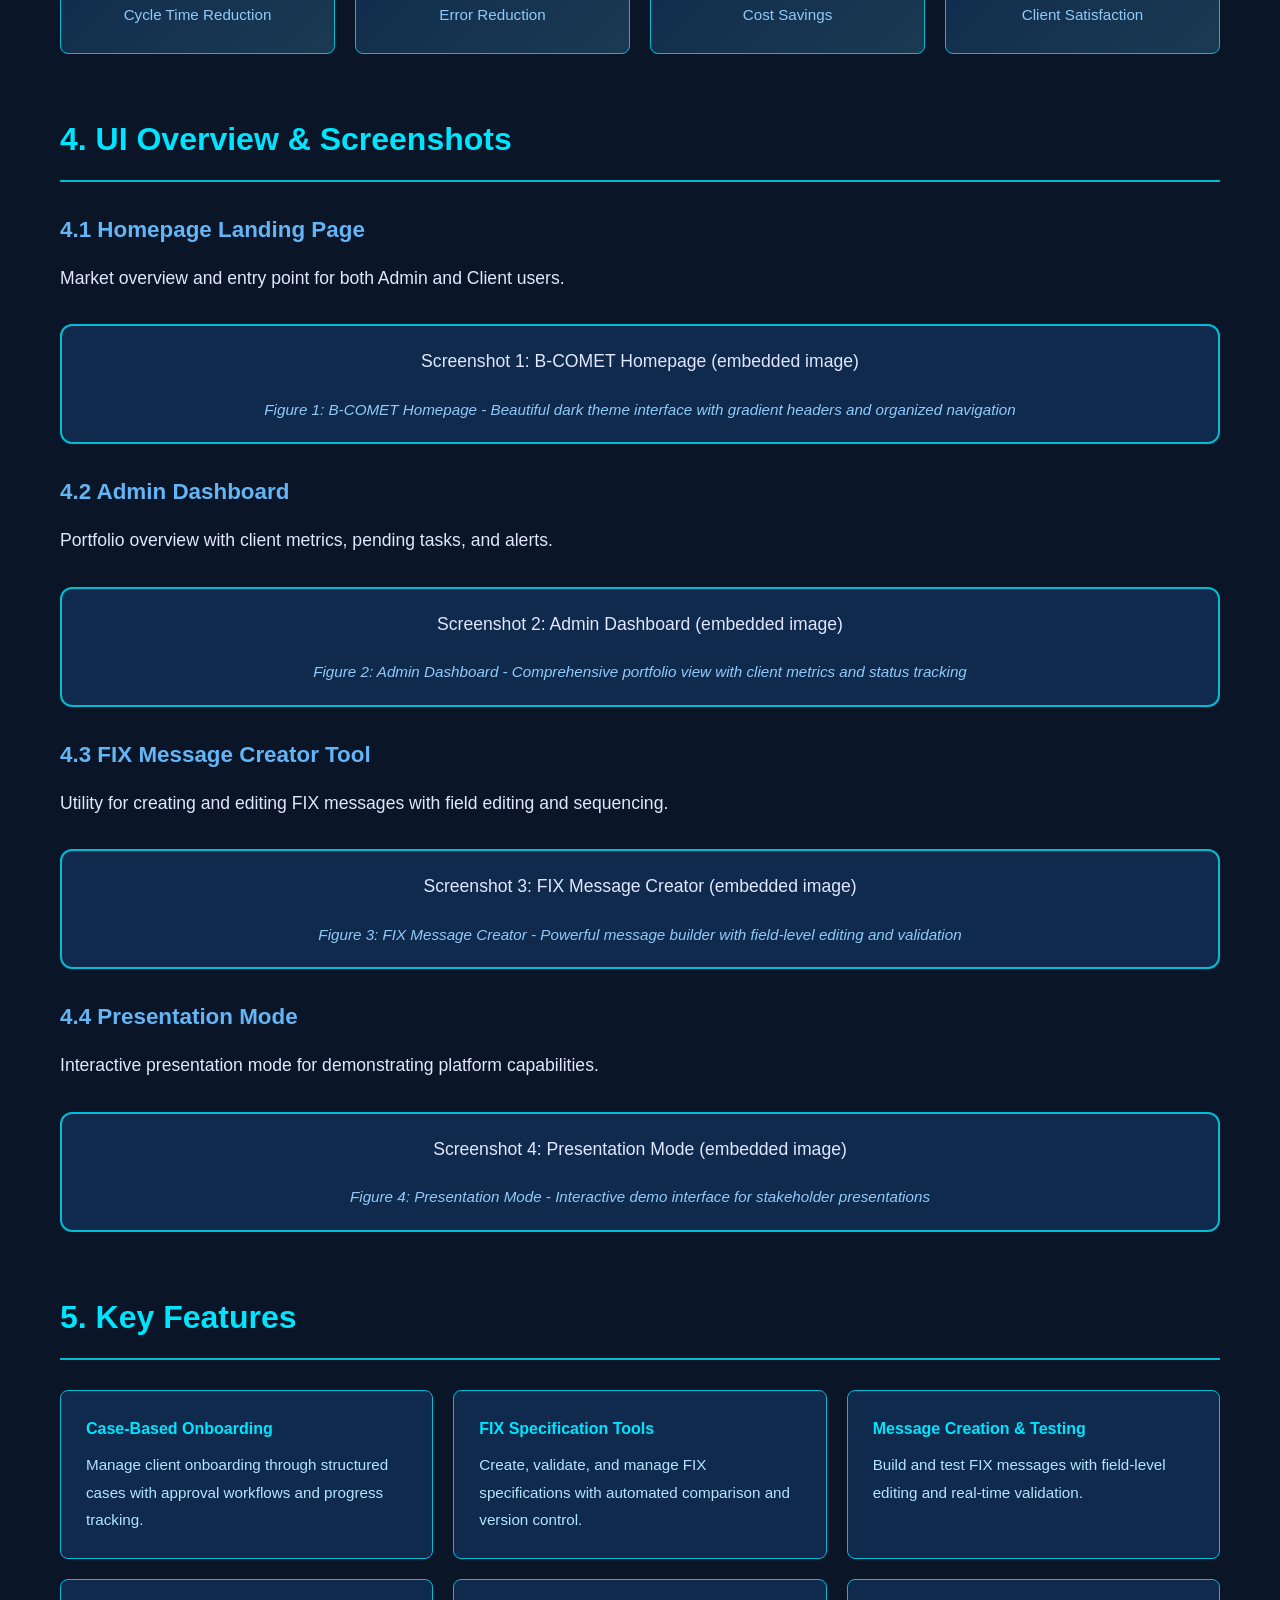
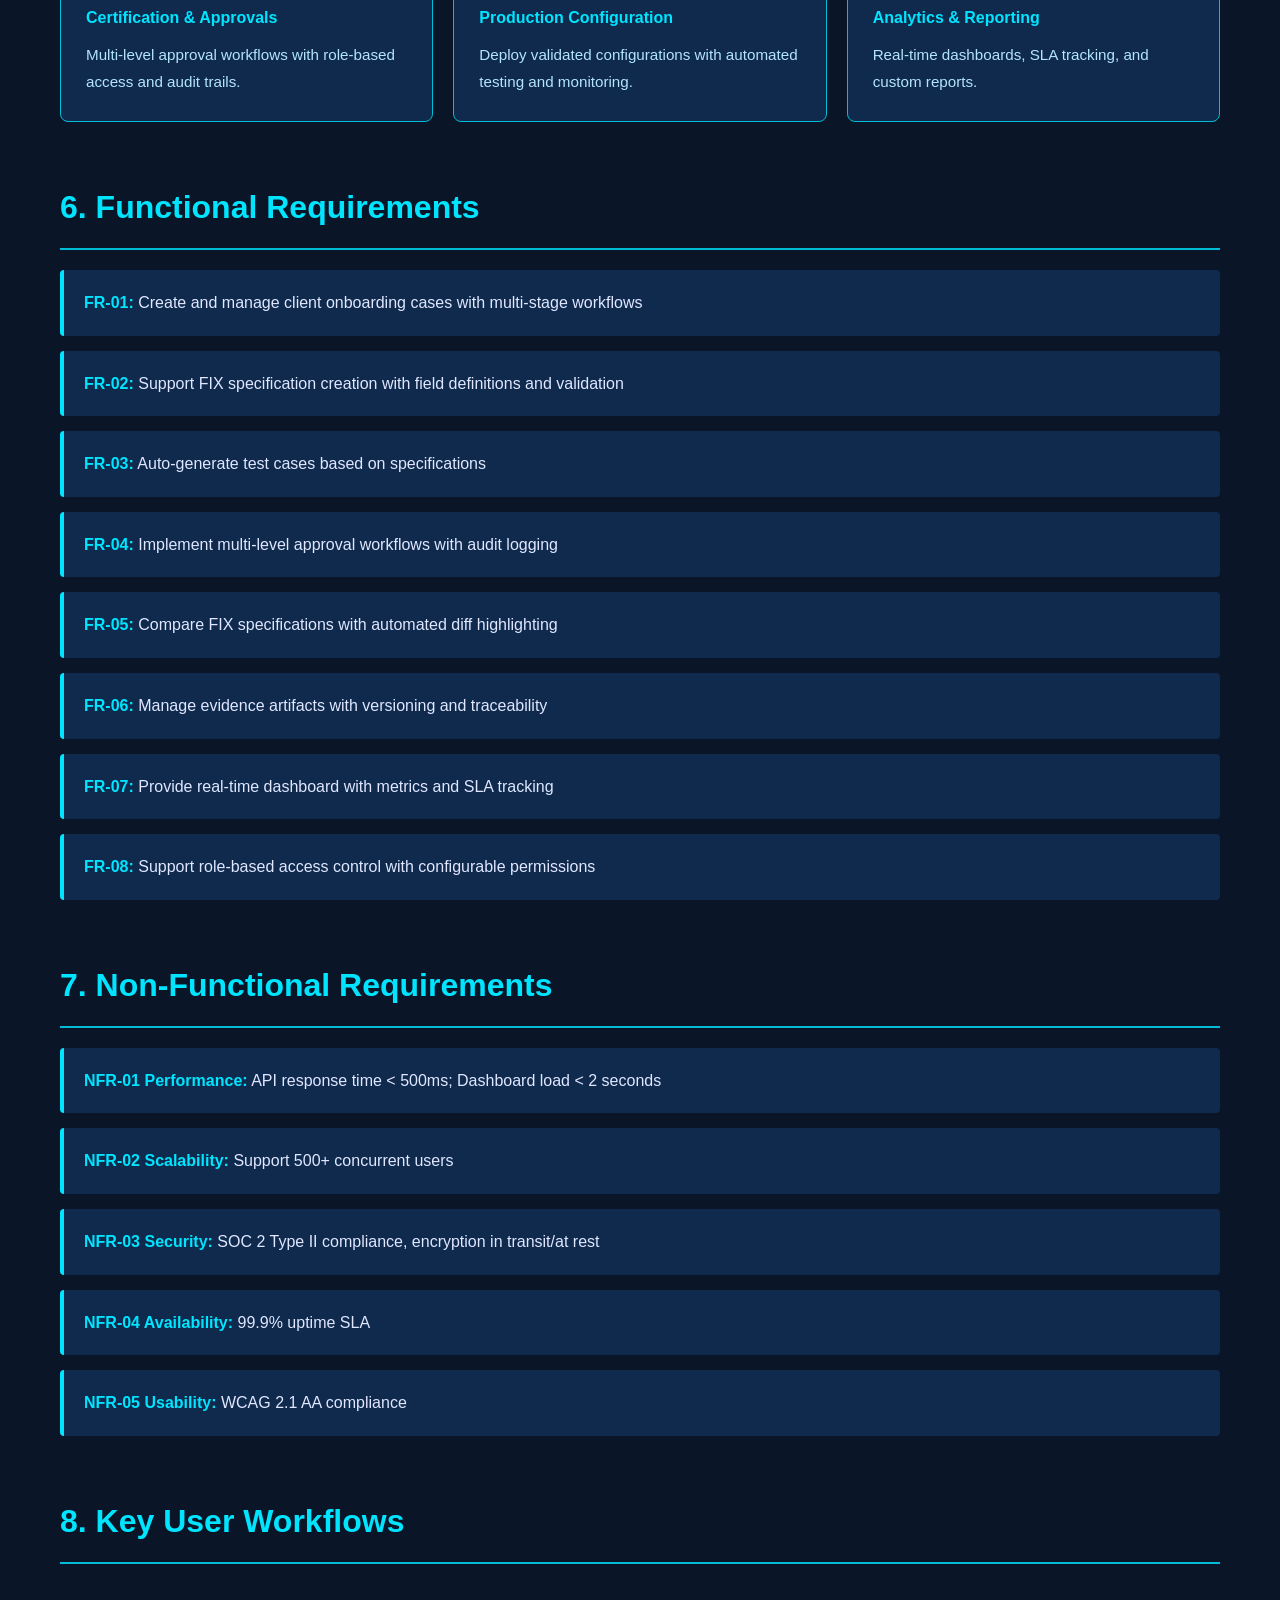
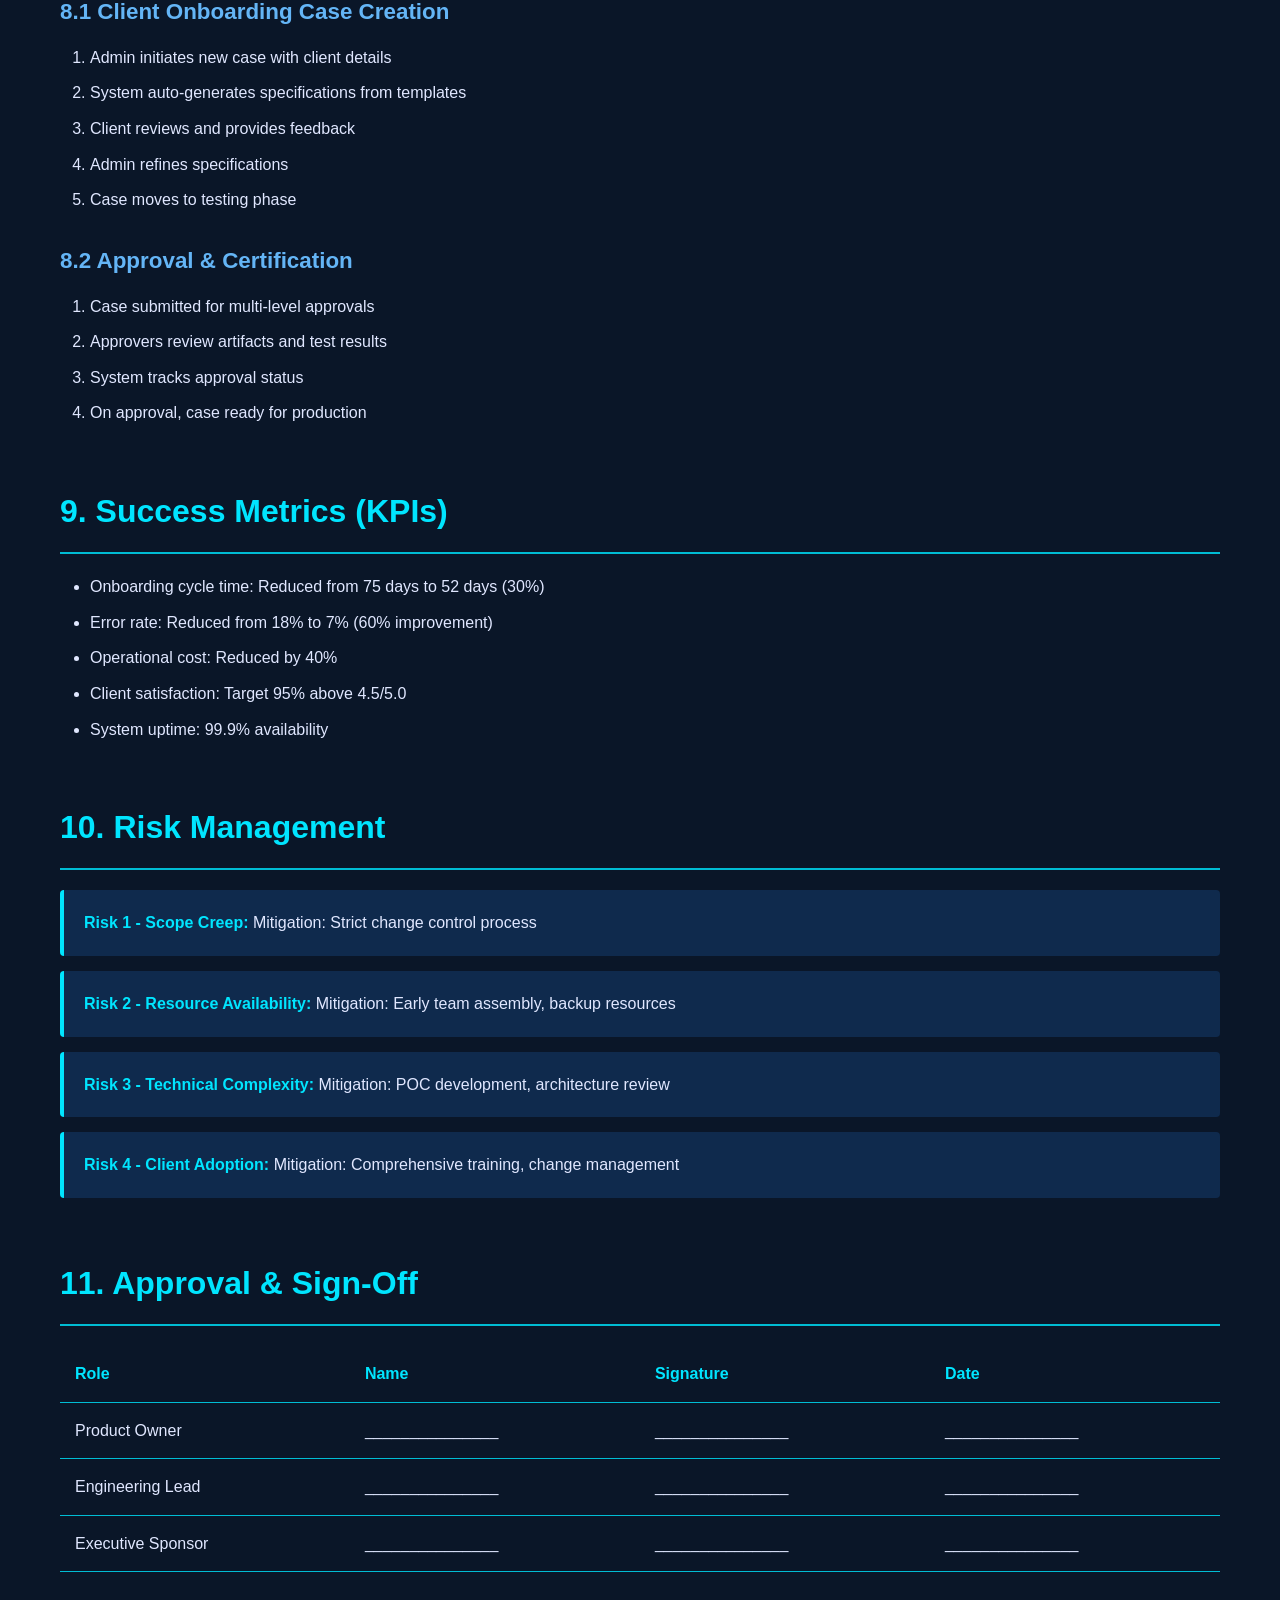
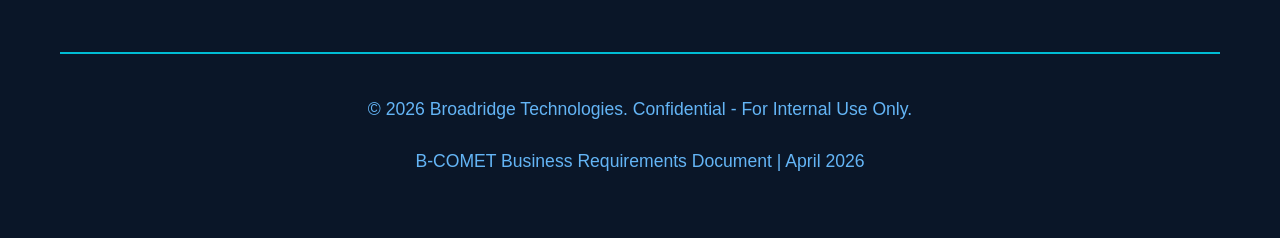
<file: BRD-WITH-SCREENSHOTS.html>
<!DOCTYPE html>
<html lang="en">
<head>
    <meta charset="UTF-8">
    <meta name="viewport" content="width=device-width, initial-scale=1.0">
    <title>B-COMET Business Requirements Document</title>
    <style>
        * { margin: 0; padding: 0; box-sizing: border-box; }
        body { font-family: -apple-system, BlinkMacSystemFont, 'Segoe UI', Roboto, Arial, sans-serif; background-color: #0a1628; color: #e0e7ff; line-height: 1.6; }
        .container { max-width: 1200px; margin: 0 auto; padding: 40px 20px; }
        header { text-align: center; margin-bottom: 60px; padding: 40px 0; border-bottom: 2px solid #00bcd4; }
        h1 { font-size: 3.5rem; margin-bottom: 10px; background: linear-gradient(135deg, #00e5ff 0%, #0091ea 100%); -webkit-background-clip: text; -webkit-text-fill-color: transparent; background-clip: text; }
        .subtitle { font-size: 1.5rem; color: #64b5f6; margin-bottom: 10px; }
        .date { color: #90caf9; font-size: 1rem; }
        section { margin: 60px 0; }
        h2 { font-size: 2rem; color: #00e5ff; margin-bottom: 20px; padding-bottom: 15px; border-bottom: 2px solid #00bcd4; }
        h3 { font-size: 1.4rem; color: #64b5f6; margin-top: 30px; margin-bottom: 15px; }
        p { margin-bottom: 20px; font-size: 1.1rem; line-height: 1.8; }
        .screenshot { margin: 30px 0; text-align: center; background-color: #0f2a4d; padding: 20px; border-radius: 12px; border: 2px solid #00bcd4; }
        .screenshot img { max-width: 100%; height: auto; border-radius: 8px; box-shadow: 0 10px 40px rgba(0, 229, 255, 0.2); }
        .screenshot-caption { color: #90caf9; font-style: italic; margin-top: 15px; font-size: 0.95rem; }
        .feature-grid { display: grid; grid-template-columns: repeat(auto-fit, minmax(280px, 1fr)); gap: 20px; margin: 30px 0; }
        .feature-card { background-color: #0f2a4d; border: 1px solid #00bcd4; border-radius: 8px; padding: 25px; }
        .feature-card h4 { color: #00e5ff; margin-bottom: 10px; }
        .feature-card p { color: #b3e5fc; font-size: 0.95rem; margin-bottom: 0; }
        ul, ol { margin-left: 30px; margin-bottom: 20px; }
        li { margin-bottom: 10px; }
        .requirement { background-color: #0f2a4d; border-left: 4px solid #00e5ff; padding: 20px; margin: 15px 0; border-radius: 4px; }
        .requirement strong { color: #00e5ff; }
        .metrics-grid { display: grid; grid-template-columns: repeat(auto-fit, minmax(200px, 1fr)); gap: 20px; margin: 30px 0; }
        .metric { background: linear-gradient(135deg, #0f2a4d 0%, #1a3a52 100%); border: 1px solid #00bcd4; padding: 25px; border-radius: 8px; text-align: center; }
        .metric-value { font-size: 2.5rem; font-weight: bold; color: #00e5ff; margin-bottom: 10px; }
        .metric-label { color: #90caf9; font-size: 0.95rem; }
        footer { margin-top: 80px; padding-top: 40px; border-top: 2px solid #00bcd4; text-align: center; color: #64b5f6; }
        .toc { background-color: #0f2a4d; border: 1px solid #00bcd4; border-radius: 8px; padding: 30px; margin: 40px 0; }
        .toc h2 { color: #00e5ff; margin-bottom: 20px; font-size: 1.5rem; border: none; }
        .toc ul { list-style: none; columns: 2; margin: 0; }
        .toc li { margin-bottom: 12px; padding-left: 20px; position: relative; }
        .toc li:before { content: "▸"; position: absolute; left: 0; color: #00e5ff; }
        .toc a { color: #64b5f6; text-decoration: none; }
        .toc a:hover { color: #00e5ff; }
    </style>
</head>
<body>
    <div class="container">
        <header>
            <h1>B-COMET</h1>
            <p class="subtitle">Configuration Onboarding Monitoring Evaluation and Tracking</p>
            <p class="subtitle">FIX Protocol Portal</p>
            <p class="date">Business Requirements Document | April 16, 2026</p>
        </header>

        <div class="toc">
            <h2>Table of Contents</h2>
            <ul>
                <li><a href="#executive-summary">Executive Summary</a></li>
                <li><a href="#business-problem">Business Problem</a></li>
                <li><a href="#objectives">Business Objectives</a></li>
                <li><a href="#ui-overview">UI Overview & Screenshots</a></li>
                <li><a href="#key-features">Key Features</a></li>
                <li><a href="#functional-requirements">Functional Requirements</a></li>
                <li><a href="#nfr">Non-Functional Requirements</a></li>
                <li><a href="#user-workflows">User Workflows</a></li>
                <li><a href="#success-metrics">Success Metrics</a></li>
                <li><a href="#risks">Risk Management</a></li>
                <li><a href="#approval">Approvals</a></li>
            </ul>
        </div>

        <section id="executive-summary">
            <h2>1. Executive Summary</h2>
            <p>B-COMET is a comprehensive FIX Protocol configuration and onboarding management platform designed to streamline client onboarding, reduce implementation time, and improve operational efficiency. The platform provides a unified interface for managing FIX configurations, validations, testing, and certification workflows.</p>
        </section>

        <section id="business-problem">
            <h2>2. Business Problem Statement</h2>
            <ul>
                <li><strong>Extended Implementation Cycles:</strong> Average 60-90 days for client onboarding</li>
                <li><strong>High Error Rates:</strong> 15-20% specification errors requiring rework</li>
                <li><strong>Operational Overhead:</strong> Significant resource allocation for configuration management</li>
                <li><strong>Limited Visibility:</strong> Stakeholders lack real-time insight into onboarding progress</li>
                <li><strong>Scalability Constraints:</strong> Manual processes don't scale with growing client base</li>
            </ul>
        </section>

        <section id="objectives">
            <h2>3. Business Objectives</h2>
            <div class="metrics-grid">
                <div class="metric"><div class="metric-value">30%</div><div class="metric-label">Cycle Time Reduction</div></div>
                <div class="metric"><div class="metric-value">60%</div><div class="metric-label">Error Reduction</div></div>
                <div class="metric"><div class="metric-value">40%</div><div class="metric-label">Cost Savings</div></div>
                <div class="metric"><div class="metric-value">95%</div><div class="metric-label">Client Satisfaction</div></div>
            </div>
        </section>

        <section id="ui-overview">
            <h2>4. UI Overview & Screenshots</h2>
            
            <h3>4.1 Homepage Landing Page</h3>
            <p>Market overview and entry point for both Admin and Client users.</p>
            <div class="screenshot">
                <p>Screenshot 1: B-COMET Homepage (embedded image)</p>
                <div class="screenshot-caption">Figure 1: B-COMET Homepage - Beautiful dark theme interface with gradient headers and organized navigation</div>
            </div>

            <h3>4.2 Admin Dashboard</h3>
            <p>Portfolio overview with client metrics, pending tasks, and alerts.</p>
            <div class="screenshot">
                <p>Screenshot 2: Admin Dashboard (embedded image)</p>
                <div class="screenshot-caption">Figure 2: Admin Dashboard - Comprehensive portfolio view with client metrics and status tracking</div>
            </div>

            <h3>4.3 FIX Message Creator Tool</h3>
            <p>Utility for creating and editing FIX messages with field editing and sequencing.</p>
            <div class="screenshot">
                <p>Screenshot 3: FIX Message Creator (embedded image)</p>
                <div class="screenshot-caption">Figure 3: FIX Message Creator - Powerful message builder with field-level editing and validation</div>
            </div>

            <h3>4.4 Presentation Mode</h3>
            <p>Interactive presentation mode for demonstrating platform capabilities.</p>
            <div class="screenshot">
                <p>Screenshot 4: Presentation Mode (embedded image)</p>
                <div class="screenshot-caption">Figure 4: Presentation Mode - Interactive demo interface for stakeholder presentations</div>
            </div>
        </section>

        <section id="key-features">
            <h2>5. Key Features</h2>
            <div class="feature-grid">
                <div class="feature-card"><h4>Case-Based Onboarding</h4><p>Manage client onboarding through structured cases with approval workflows and progress tracking.</p></div>
                <div class="feature-card"><h4>FIX Specification Tools</h4><p>Create, validate, and manage FIX specifications with automated comparison and version control.</p></div>
                <div class="feature-card"><h4>Message Creation & Testing</h4><p>Build and test FIX messages with field-level editing and real-time validation.</p></div>
                <div class="feature-card"><h4>Certification & Approvals</h4><p>Multi-level approval workflows with role-based access and audit trails.</p></div>
                <div class="feature-card"><h4>Production Configuration</h4><p>Deploy validated configurations with automated testing and monitoring.</p></div>
                <div class="feature-card"><h4>Analytics & Reporting</h4><p>Real-time dashboards, SLA tracking, and custom reports.</p></div>
            </div>
        </section>

        <section id="functional-requirements">
            <h2>6. Functional Requirements</h2>
            <div class="requirement"><strong>FR-01:</strong> Create and manage client onboarding cases with multi-stage workflows</div>
            <div class="requirement"><strong>FR-02:</strong> Support FIX specification creation with field definitions and validation</div>
            <div class="requirement"><strong>FR-03:</strong> Auto-generate test cases based on specifications</div>
            <div class="requirement"><strong>FR-04:</strong> Implement multi-level approval workflows with audit logging</div>
            <div class="requirement"><strong>FR-05:</strong> Compare FIX specifications with automated diff highlighting</div>
            <div class="requirement"><strong>FR-06:</strong> Manage evidence artifacts with versioning and traceability</div>
            <div class="requirement"><strong>FR-07:</strong> Provide real-time dashboard with metrics and SLA tracking</div>
            <div class="requirement"><strong>FR-08:</strong> Support role-based access control with configurable permissions</div>
        </section>

        <section id="nfr">
            <h2>7. Non-Functional Requirements</h2>
            <div class="requirement"><strong>NFR-01 Performance:</strong> API response time < 500ms; Dashboard load < 2 seconds</div>
            <div class="requirement"><strong>NFR-02 Scalability:</strong> Support 500+ concurrent users</div>
            <div class="requirement"><strong>NFR-03 Security:</strong> SOC 2 Type II compliance, encryption in transit/at rest</div>
            <div class="requirement"><strong>NFR-04 Availability:</strong> 99.9% uptime SLA</div>
            <div class="requirement"><strong>NFR-05 Usability:</strong> WCAG 2.1 AA compliance</div>
        </section>

        <section id="user-workflows">
            <h2>8. Key User Workflows</h2>
            <h3>8.1 Client Onboarding Case Creation</h3>
            <ol>
                <li>Admin initiates new case with client details</li>
                <li>System auto-generates specifications from templates</li>
                <li>Client reviews and provides feedback</li>
                <li>Admin refines specifications</li>
                <li>Case moves to testing phase</li>
            </ol>
            <h3>8.2 Approval & Certification</h3>
            <ol>
                <li>Case submitted for multi-level approvals</li>
                <li>Approvers review artifacts and test results</li>
                <li>System tracks approval status</li>
                <li>On approval, case ready for production</li>
            </ol>
        </section>

        <section id="success-metrics">
            <h2>9. Success Metrics (KPIs)</h2>
            <ul>
                <li>Onboarding cycle time: Reduced from 75 days to 52 days (30%)</li>
                <li>Error rate: Reduced from 18% to 7% (60% improvement)</li>
                <li>Operational cost: Reduced by 40%</li>
                <li>Client satisfaction: Target 95% above 4.5/5.0</li>
                <li>System uptime: 99.9% availability</li>
            </ul>
        </section>

        <section id="risks">
            <h2>10. Risk Management</h2>
            <div class="requirement"><strong>Risk 1 - Scope Creep:</strong> Mitigation: Strict change control process</div>
            <div class="requirement"><strong>Risk 2 - Resource Availability:</strong> Mitigation: Early team assembly, backup resources</div>
            <div class="requirement"><strong>Risk 3 - Technical Complexity:</strong> Mitigation: POC development, architecture review</div>
            <div class="requirement"><strong>Risk 4 - Client Adoption:</strong> Mitigation: Comprehensive training, change management</div>
        </section>

        <section id="approval">
            <h2>11. Approval & Sign-Off</h2>
            <table style="width: 100%; border-collapse: collapse;">
                <tr style="border-bottom: 1px solid #00bcd4;">
                    <th style="text-align: left; padding: 15px; color: #00e5ff;">Role</th>
                    <th style="text-align: left; padding: 15px; color: #00e5ff;">Name</th>
                    <th style="text-align: left; padding: 15px; color: #00e5ff;">Signature</th>
                    <th style="text-align: left; padding: 15px; color: #00e5ff;">Date</th>
                </tr>
                <tr style="border-bottom: 1px solid #00bcd4;"><td style="padding: 15px;">Product Owner</td><td style="padding: 15px;">_______________</td><td style="padding: 15px;">_______________</td><td style="padding: 15px;">_______________</td></tr>
                <tr style="border-bottom: 1px solid #00bcd4;"><td style="padding: 15px;">Engineering Lead</td><td style="padding: 15px;">_______________</td><td style="padding: 15px;">_______________</td><td style="padding: 15px;">_______________</td></tr>
                <tr style="border-bottom: 1px solid #00bcd4;"><td style="padding: 15px;">Executive Sponsor</td><td style="padding: 15px;">_______________</td><td style="padding: 15px;">_______________</td><td style="padding: 15px;">_______________</td></tr>
            </table>
        </section>

        <footer>
            <p>&copy; 2026 Broadridge Technologies. Confidential - For Internal Use Only.</p>
            <p>B-COMET Business Requirements Document | April 2026</p>
        </footer>
    </div>
</body>
</html>
</file>
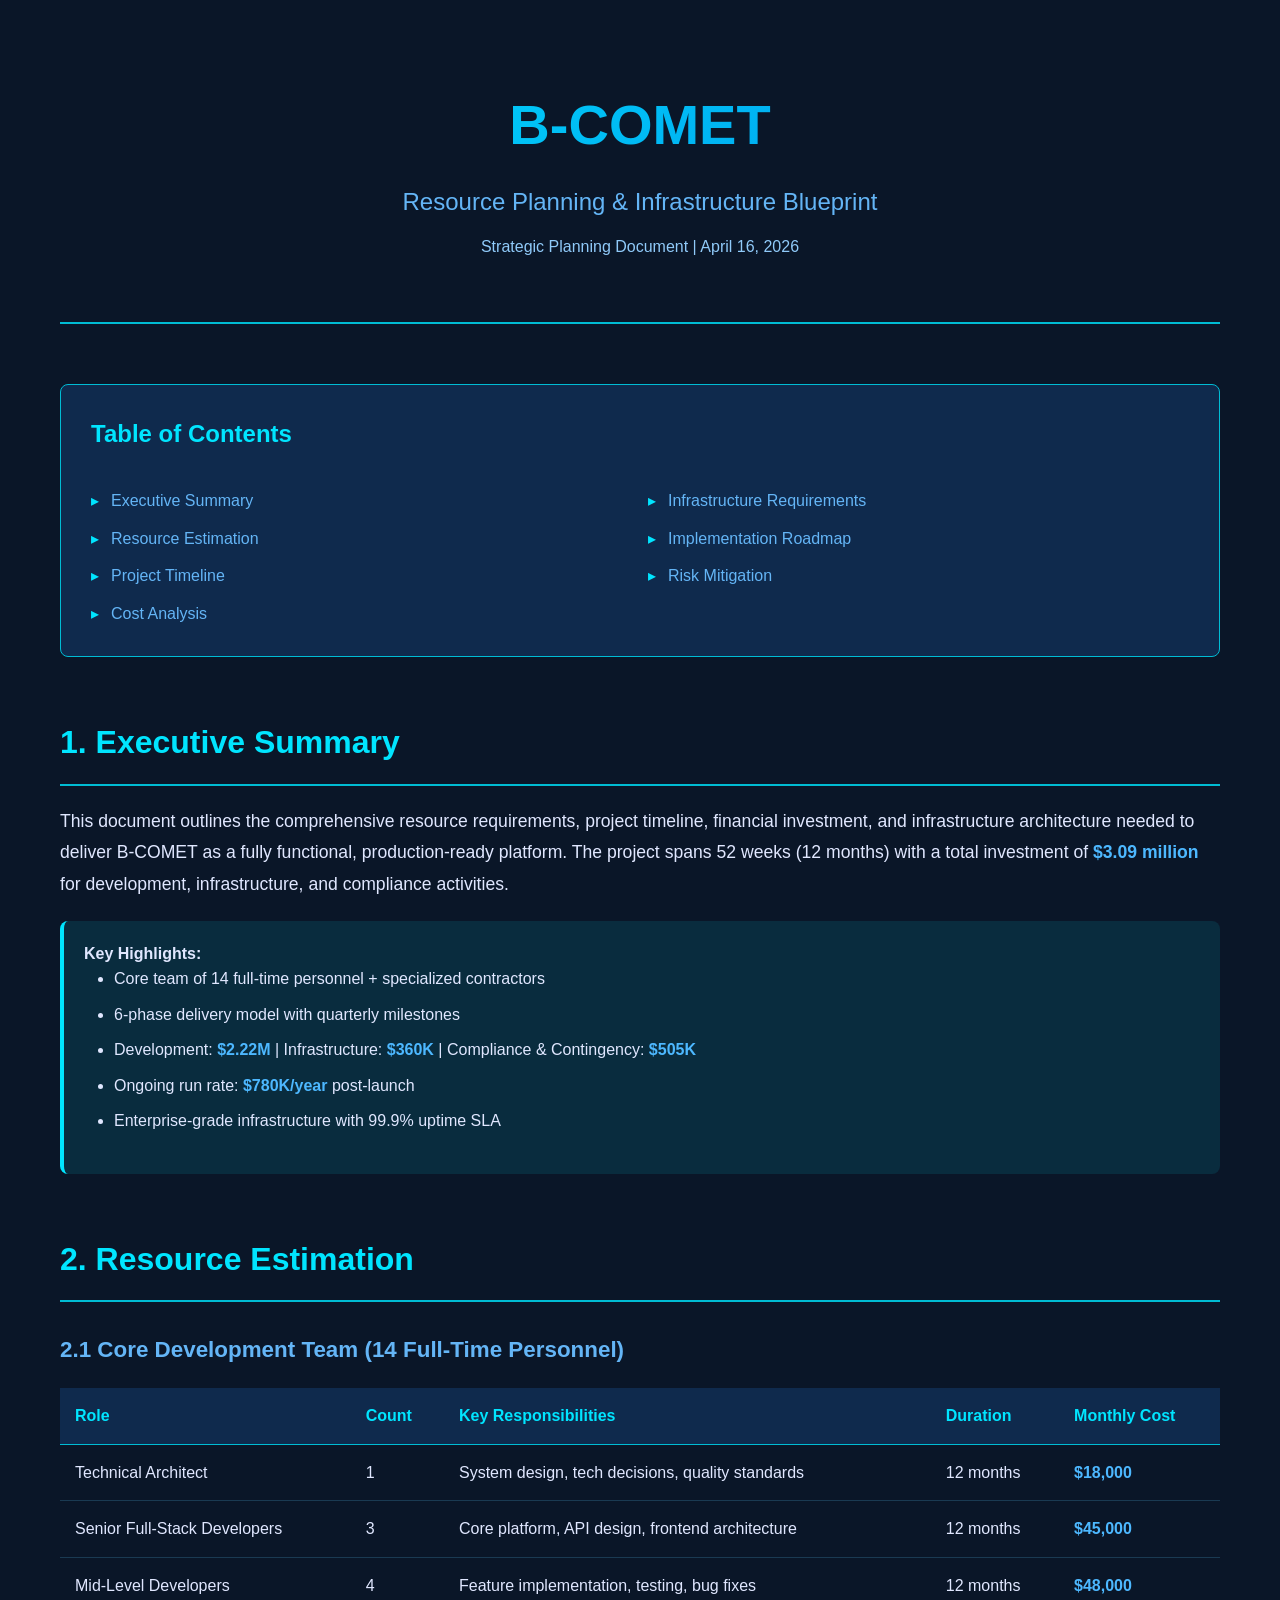
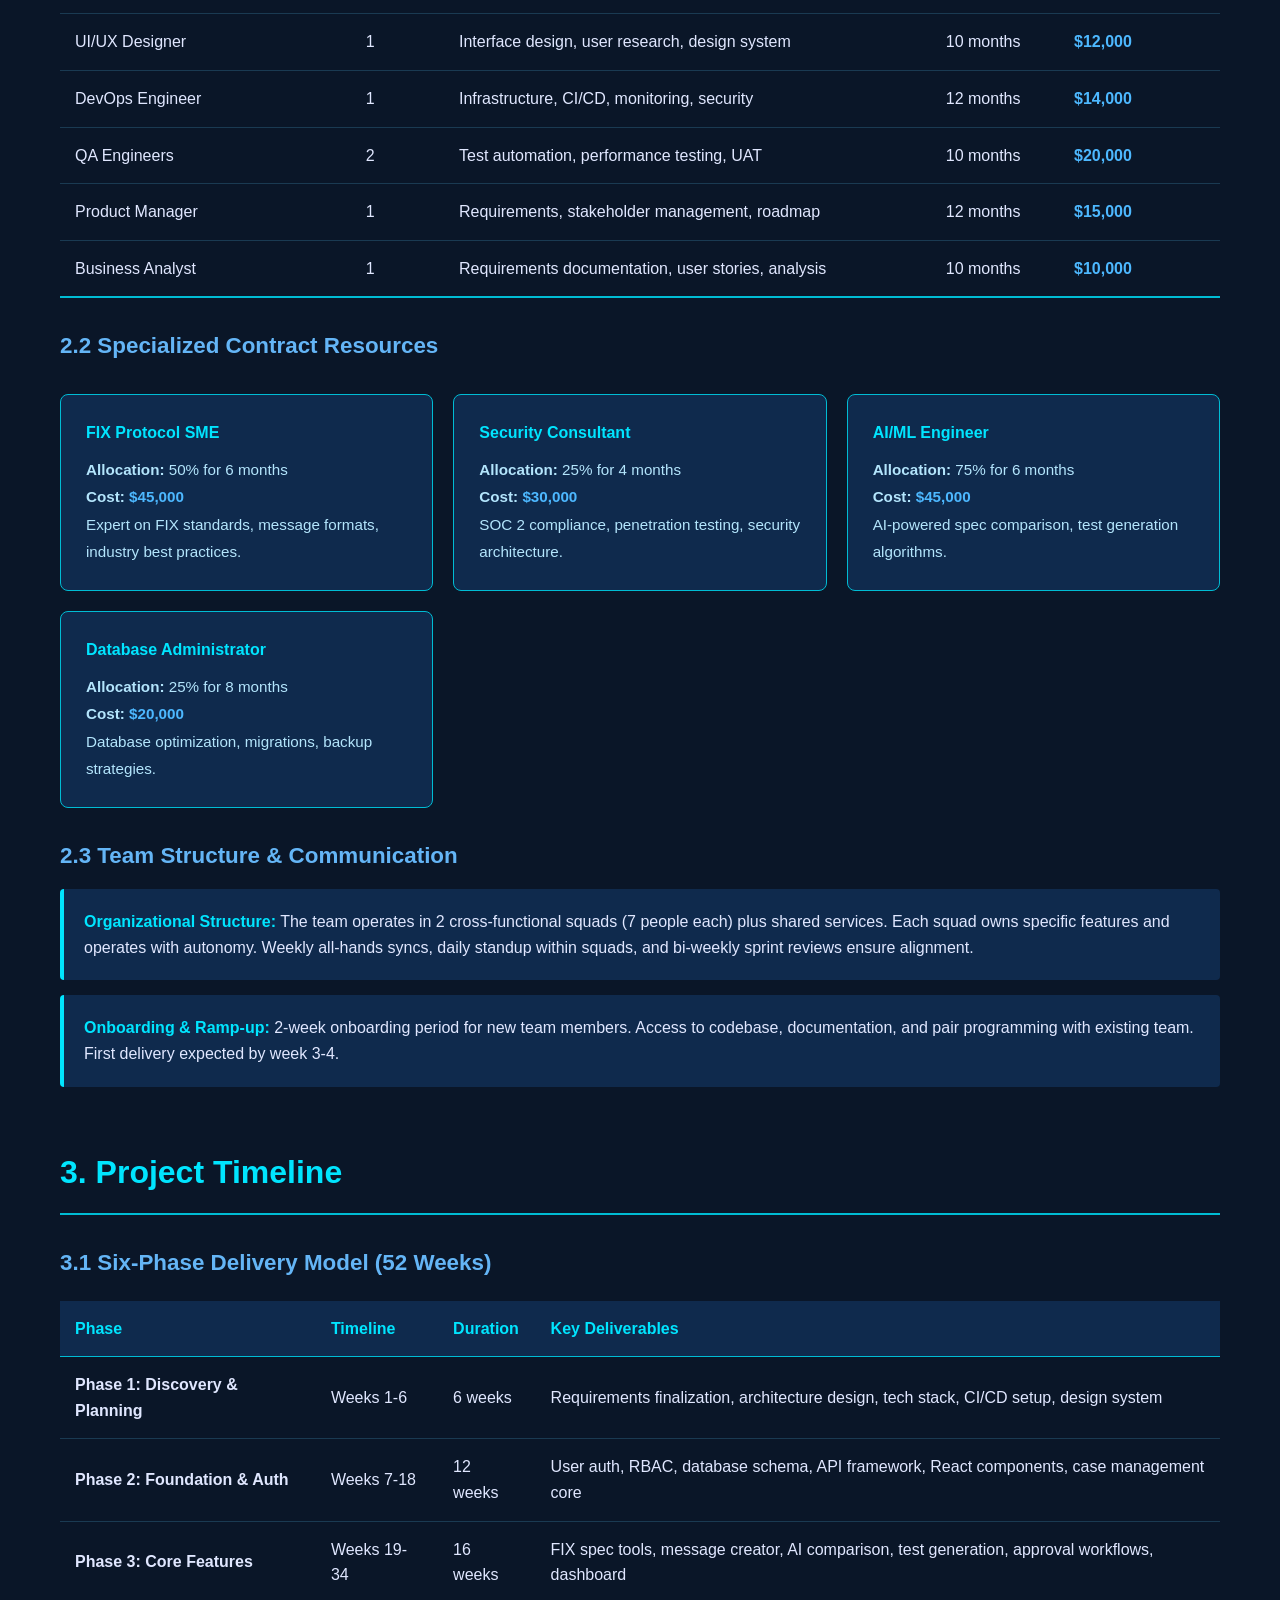
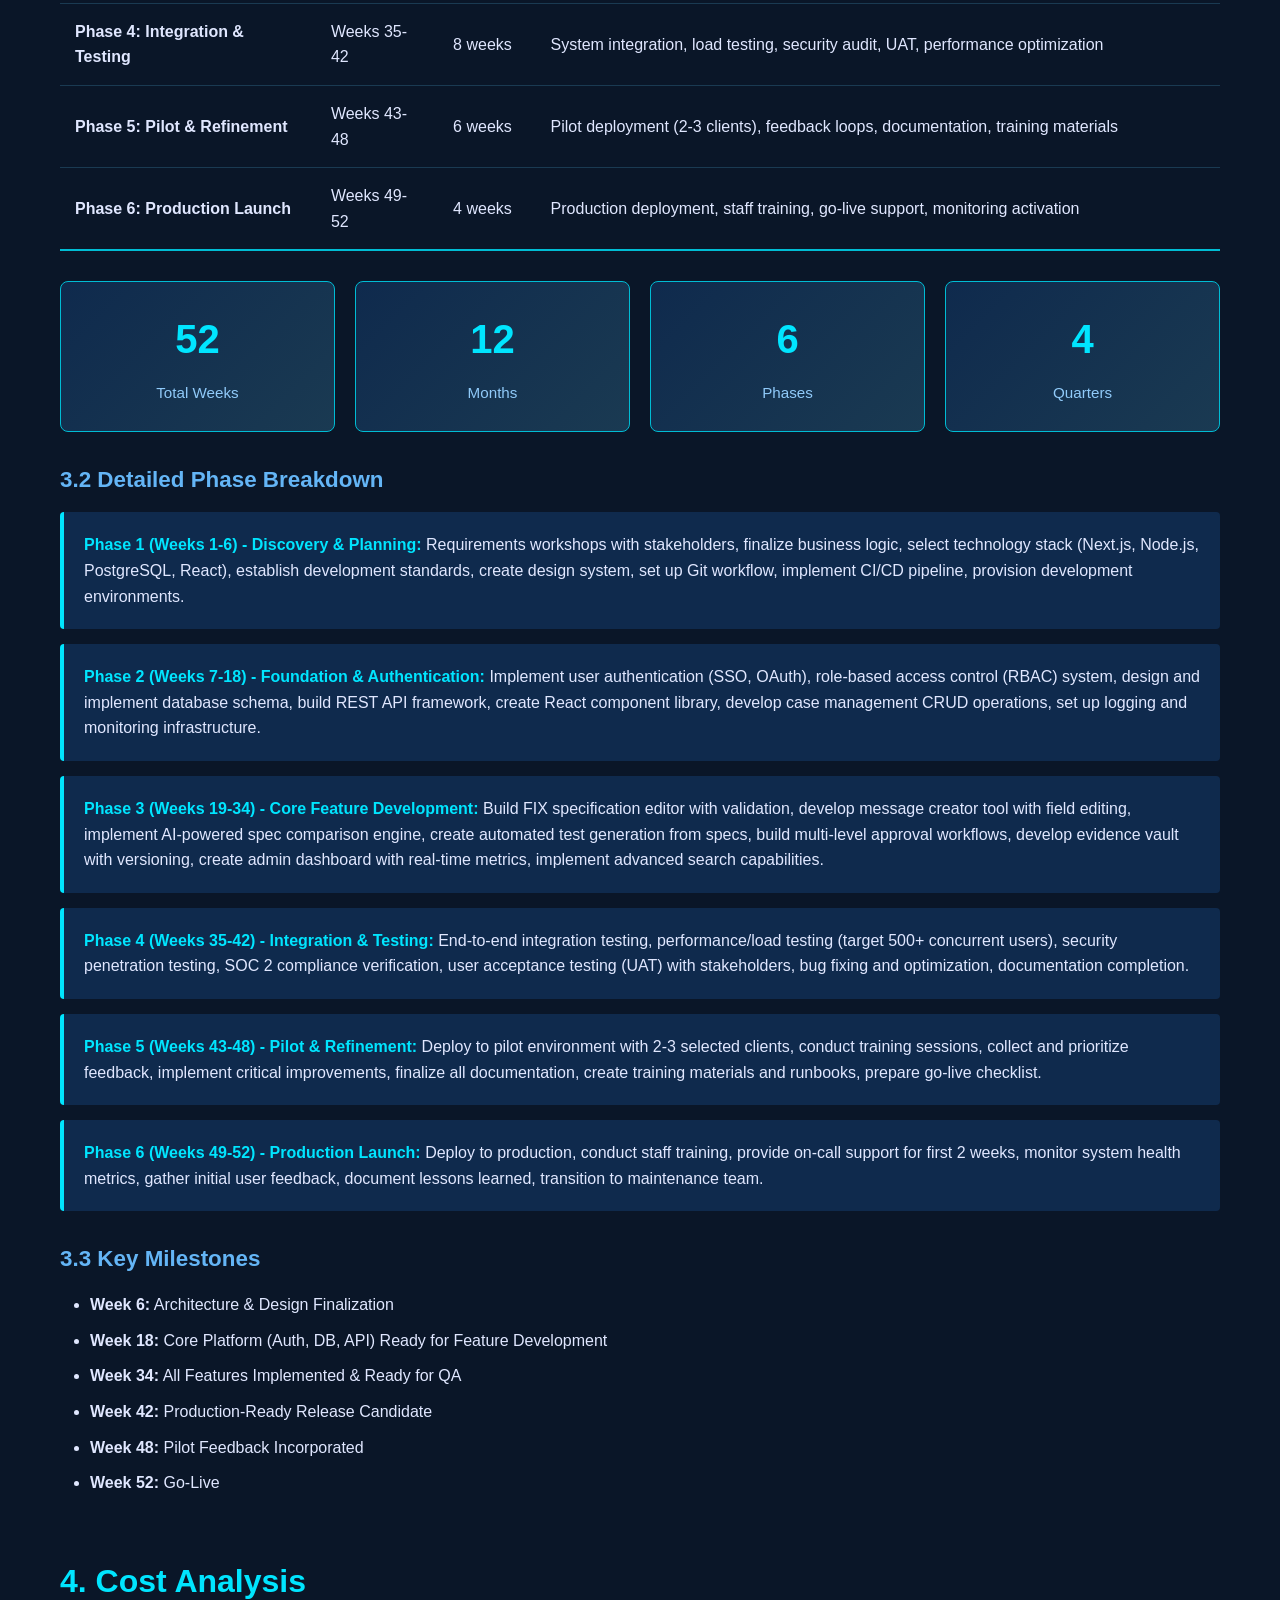
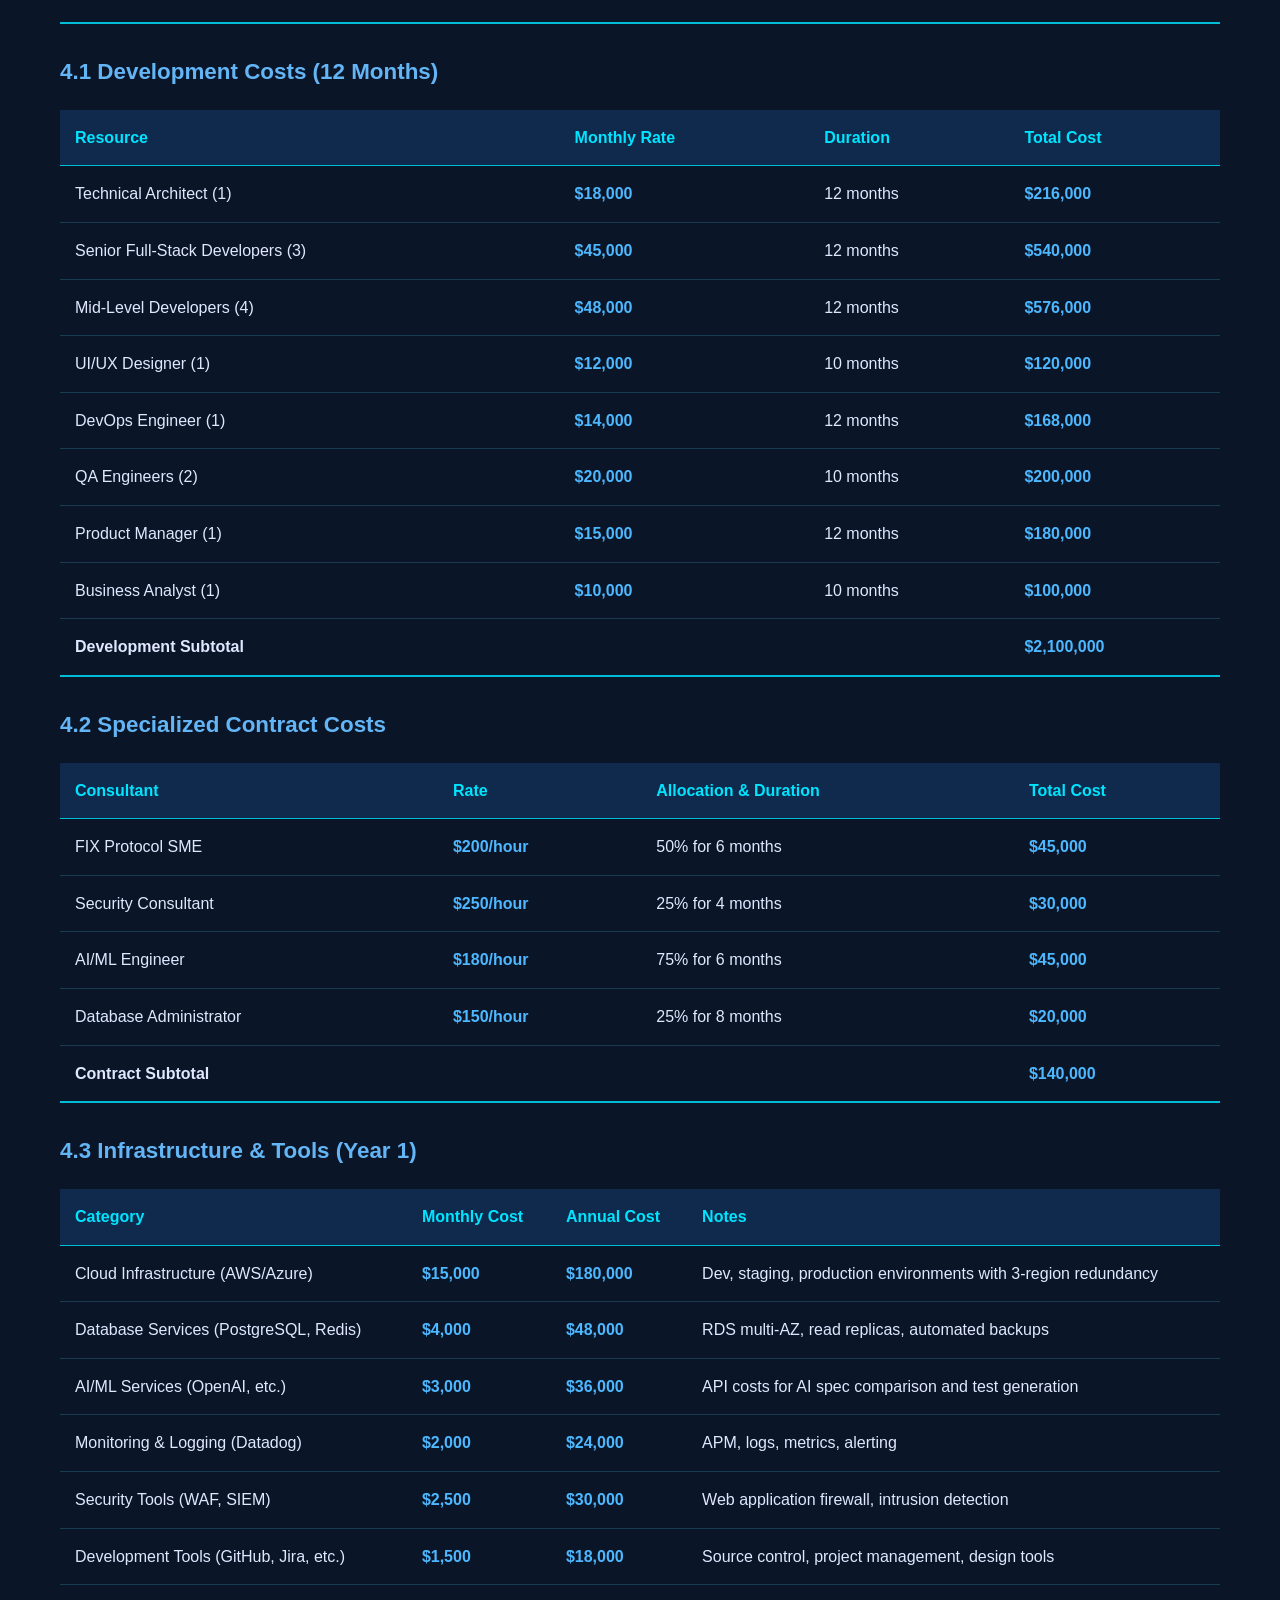
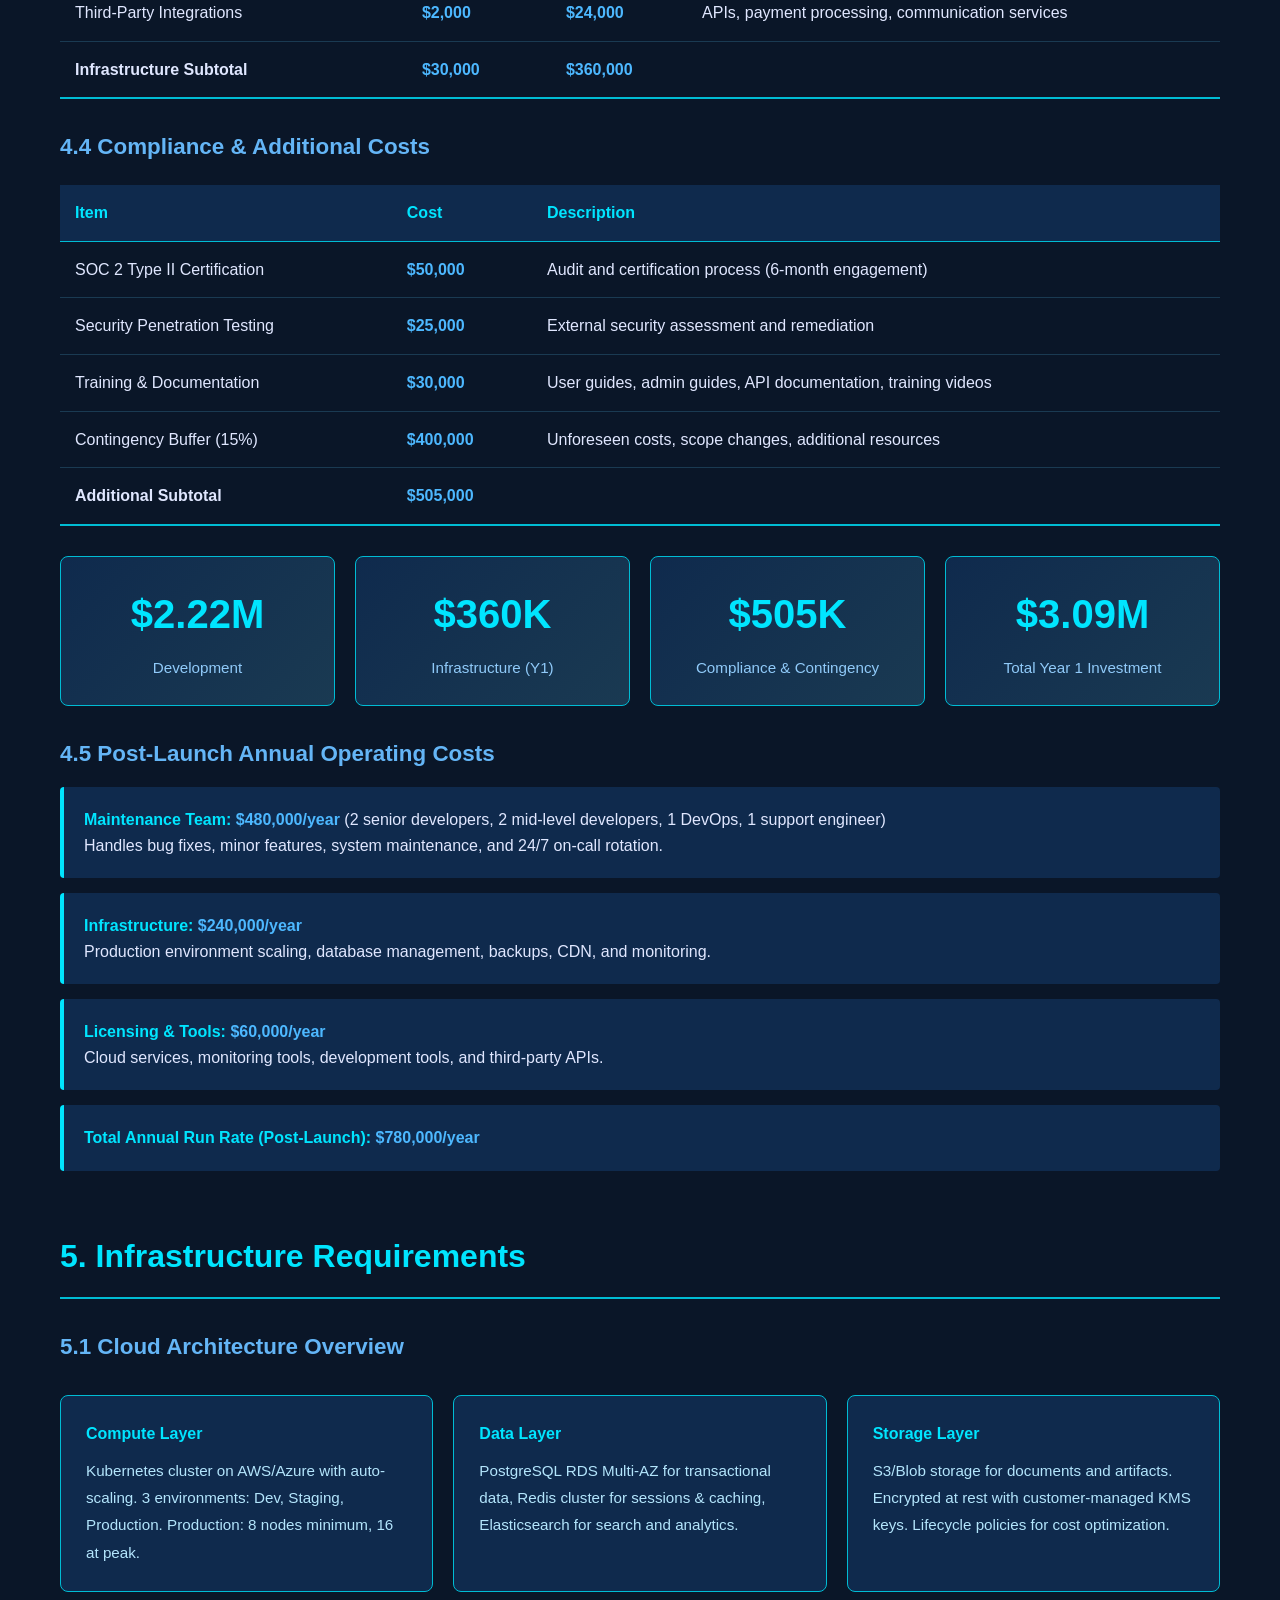
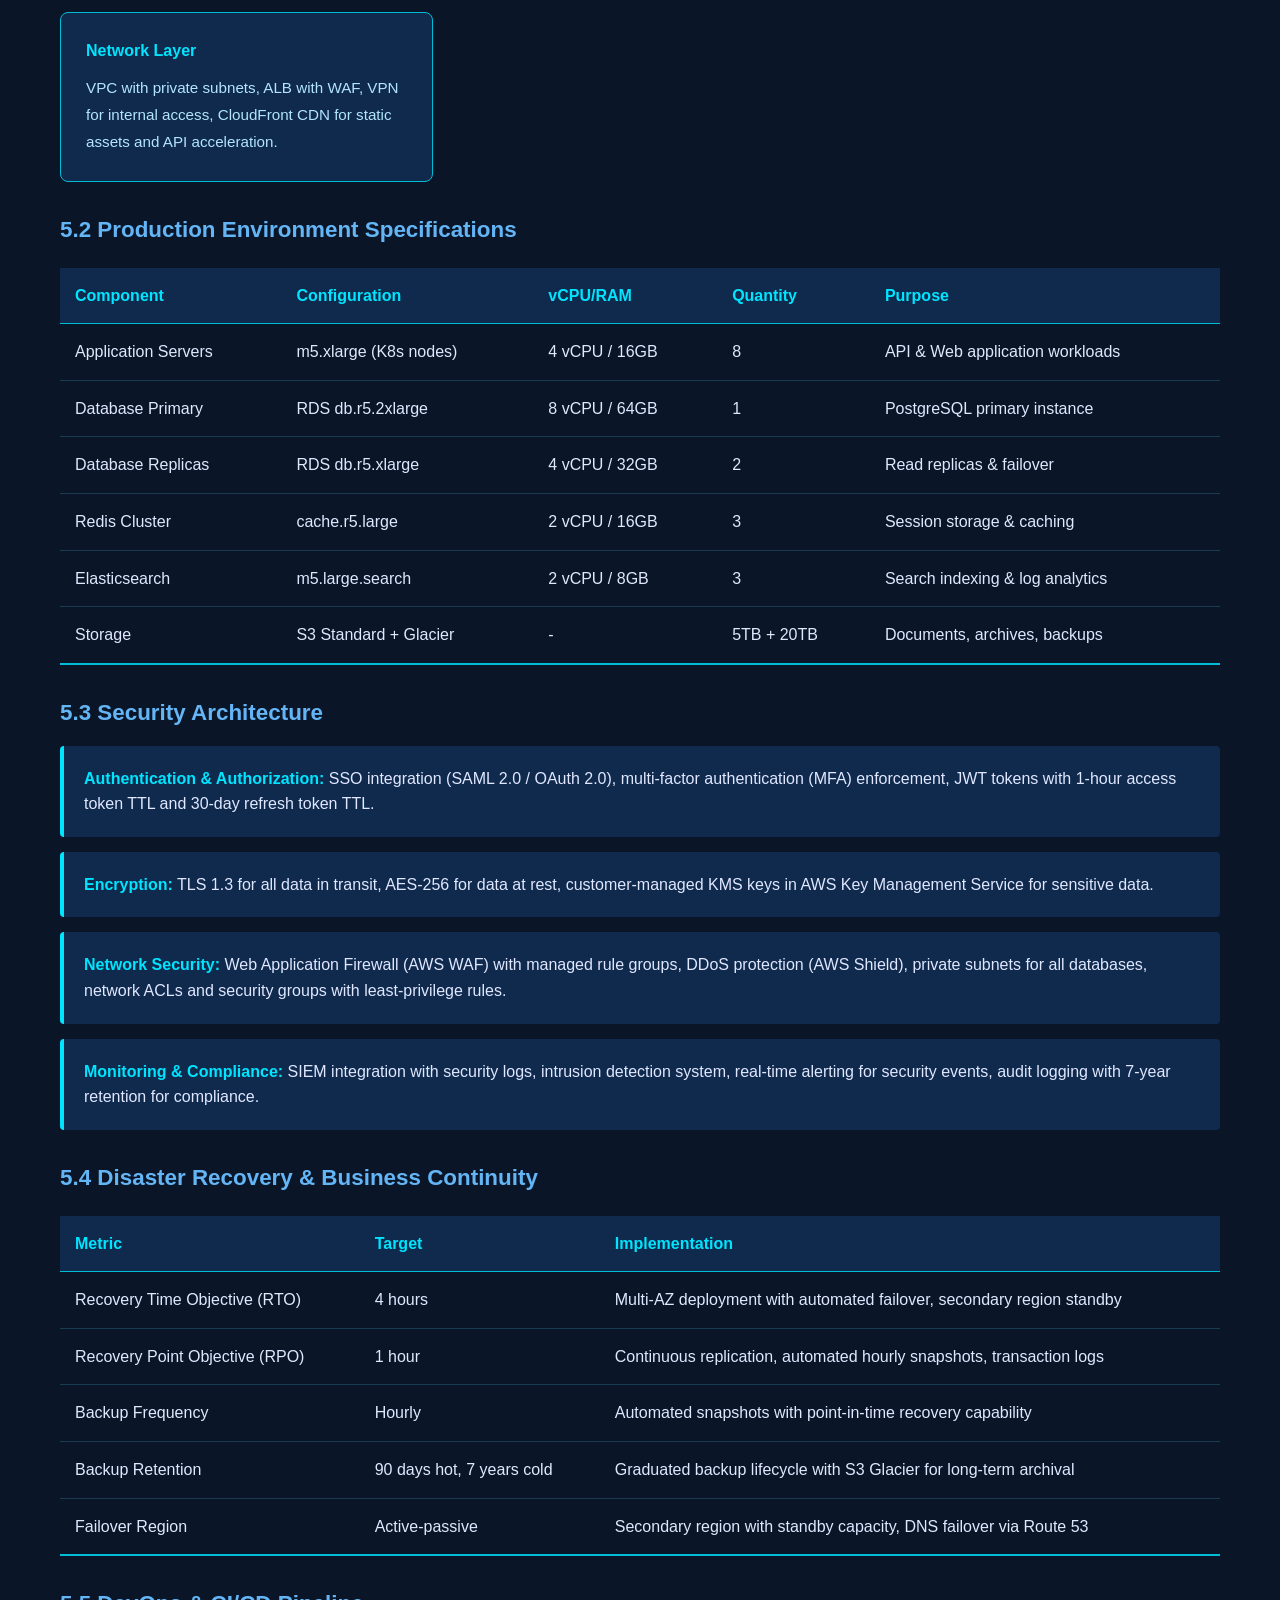
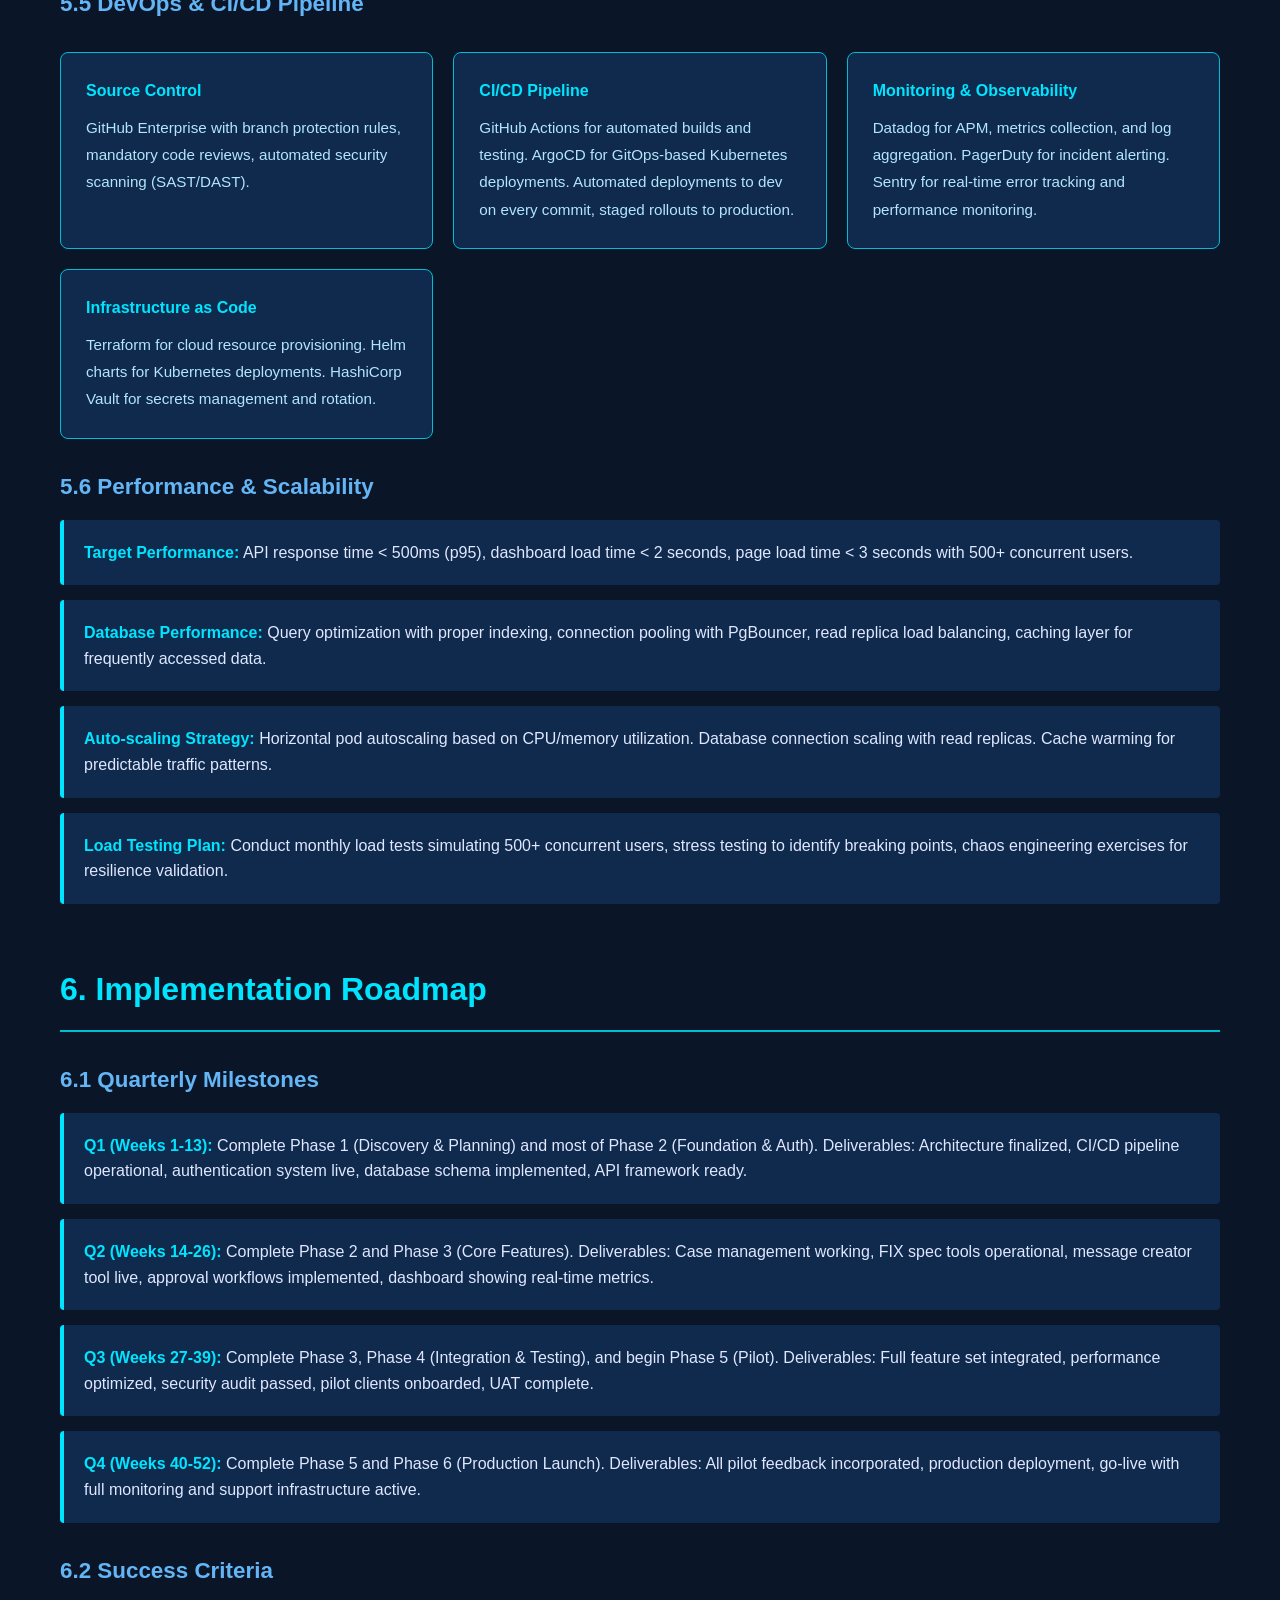
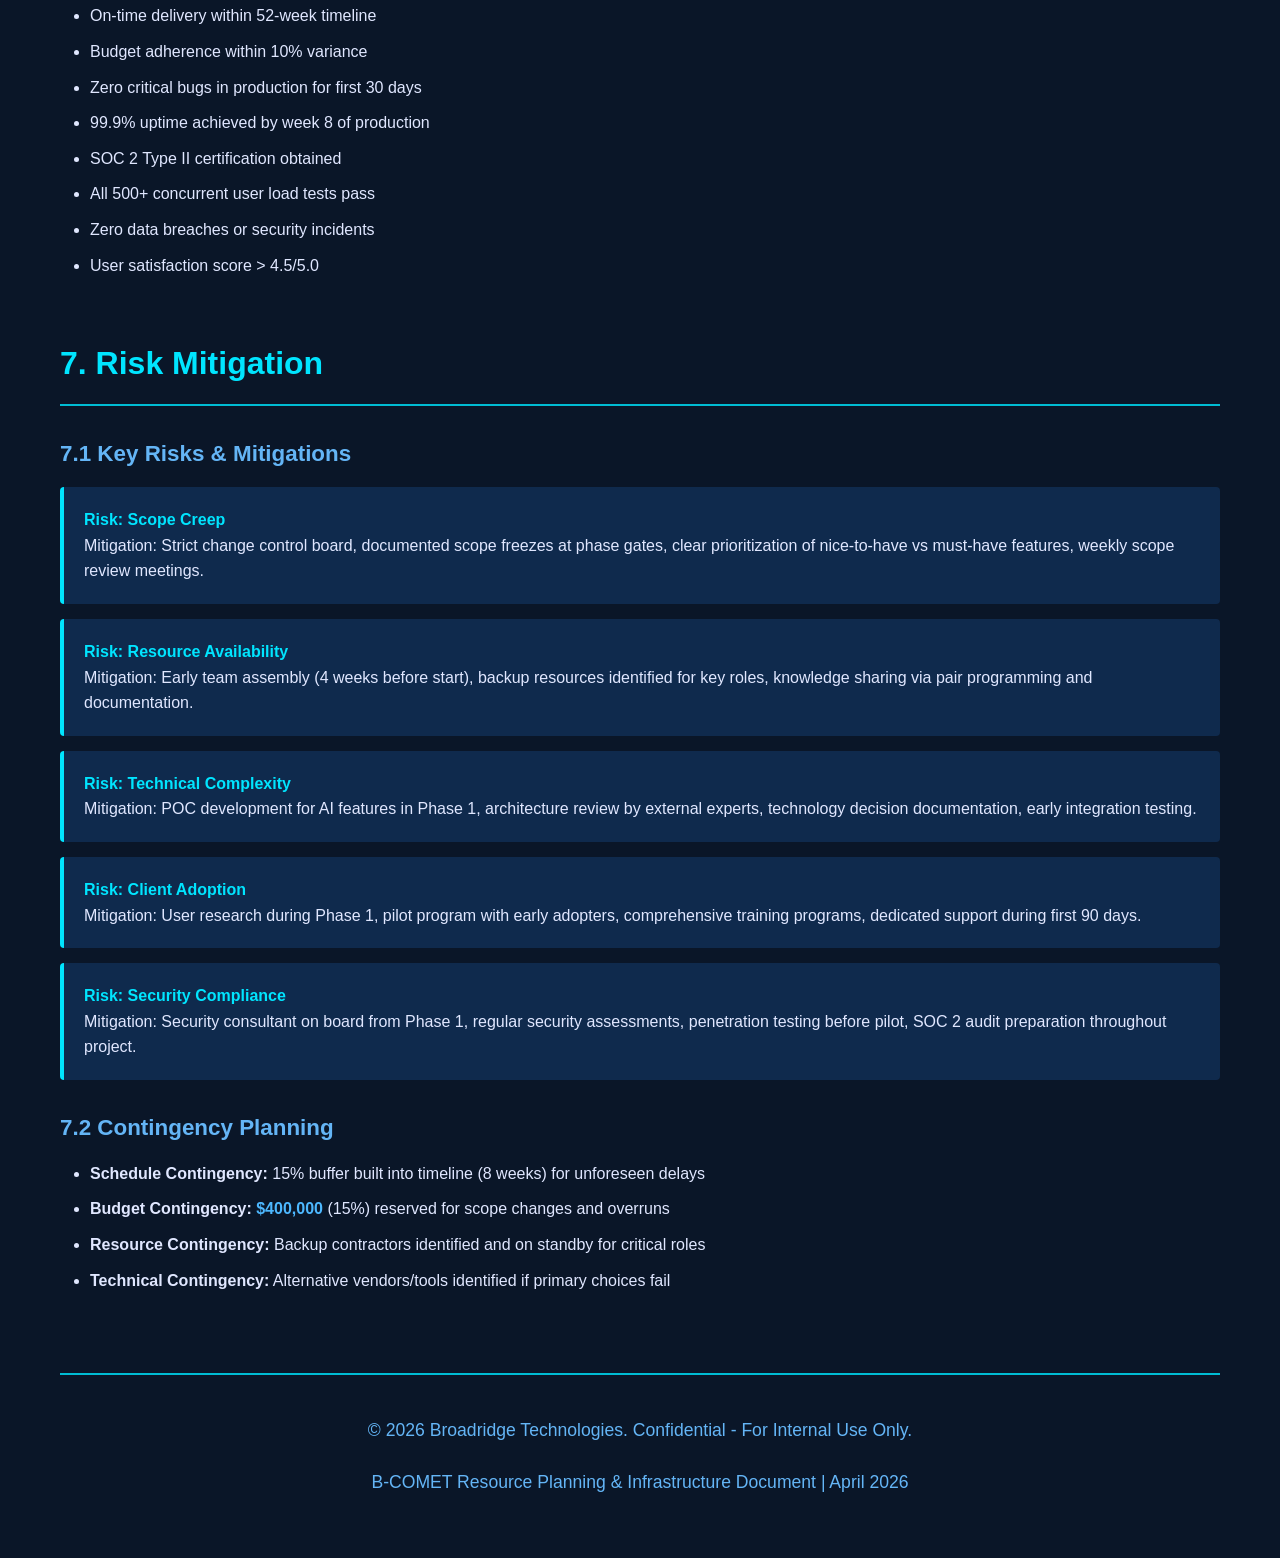
<file: public/RESOURCE-PLANNING-INFRASTRUCTURE.html>
<!DOCTYPE html>
<html lang="en">
<head>
    <meta charset="UTF-8">
    <meta name="viewport" content="width=device-width, initial-scale=1.0">
    <title>B-COMET Resource Planning & Infrastructure</title>
    <style>
        * { margin: 0; padding: 0; box-sizing: border-box; }
        body { font-family: -apple-system, BlinkMacSystemFont, 'Segoe UI', Roboto, Arial, sans-serif; background-color: #0a1628; color: #e0e7ff; line-height: 1.6; }
        .container { max-width: 1200px; margin: 0 auto; padding: 40px 20px; }
        header { text-align: center; margin-bottom: 60px; padding: 40px 0; border-bottom: 2px solid #00bcd4; }
        h1 { font-size: 3.5rem; margin-bottom: 10px; background: linear-gradient(135deg, #00e5ff 0%, #0091ea 100%); -webkit-background-clip: text; -webkit-text-fill-color: transparent; background-clip: text; }
        .subtitle { font-size: 1.5rem; color: #64b5f6; margin-bottom: 10px; }
        .date { color: #90caf9; font-size: 1rem; }
        section { margin: 60px 0; }
        h2 { font-size: 2rem; color: #00e5ff; margin-bottom: 20px; padding-bottom: 15px; border-bottom: 2px solid #00bcd4; }
        h3 { font-size: 1.4rem; color: #64b5f6; margin-top: 30px; margin-bottom: 15px; }
        p { margin-bottom: 20px; font-size: 1.1rem; line-height: 1.8; }
        table { width: 100%; border-collapse: collapse; margin: 20px 0; }
        th { text-align: left; padding: 15px; color: #00e5ff; background-color: #0f2a4d; border-bottom: 1px solid #00bcd4; }
        td { padding: 15px; border-bottom: 1px solid #1a3a52; }
        tr:last-child td { border-bottom: 2px solid #00bcd4; }
        .feature-grid { display: grid; grid-template-columns: repeat(auto-fit, minmax(280px, 1fr)); gap: 20px; margin: 30px 0; }
        .feature-card { background-color: #0f2a4d; border: 1px solid #00bcd4; border-radius: 8px; padding: 25px; }
        .feature-card h4 { color: #00e5ff; margin-bottom: 10px; }
        .feature-card p { color: #b3e5fc; font-size: 0.95rem; margin-bottom: 0; }
        ul, ol { margin-left: 30px; margin-bottom: 20px; }
        li { margin-bottom: 10px; }
        .requirement { background-color: #0f2a4d; border-left: 4px solid #00e5ff; padding: 20px; margin: 15px 0; border-radius: 4px; }
        .requirement strong { color: #00e5ff; }
        .metrics-grid { display: grid; grid-template-columns: repeat(auto-fit, minmax(200px, 1fr)); gap: 20px; margin: 30px 0; }
        .metric { background: linear-gradient(135deg, #0f2a4d 0%, #1a3a52 100%); border: 1px solid #00bcd4; padding: 25px; border-radius: 8px; text-align: center; }
        .metric-value { font-size: 2.5rem; font-weight: bold; color: #00e5ff; margin-bottom: 10px; }
        .metric-label { color: #90caf9; font-size: 0.95rem; }
        footer { margin-top: 80px; padding-top: 40px; border-top: 2px solid #00bcd4; text-align: center; color: #64b5f6; }
        .toc { background-color: #0f2a4d; border: 1px solid #00bcd4; border-radius: 8px; padding: 30px; margin: 40px 0; }
        .toc h2 { color: #00e5ff; margin-bottom: 20px; font-size: 1.5rem; border: none; }
        .toc ul { list-style: none; columns: 2; margin: 0; }
        .toc li { margin-bottom: 12px; padding-left: 20px; position: relative; }
        .toc li:before { content: "▸"; position: absolute; left: 0; color: #00e5ff; }
        .toc a { color: #64b5f6; text-decoration: none; }
        .toc a:hover { color: #00e5ff; }
        .highlight { background-color: rgba(0, 229, 255, 0.1); padding: 20px; border-radius: 8px; border-left: 4px solid #00e5ff; margin: 20px 0; }
        .money { color: #4db8ff; font-weight: bold; }
    </style>
</head>
<body>
    <div class="container">
        <header>
            <h1>B-COMET</h1>
            <p class="subtitle">Resource Planning & Infrastructure Blueprint</p>
            <p class="date">Strategic Planning Document | April 16, 2026</p>
        </header>

        <div class="toc">
            <h2>Table of Contents</h2>
            <ul>
                <li><a href="#executive-summary">Executive Summary</a></li>
                <li><a href="#resource-estimation">Resource Estimation</a></li>
                <li><a href="#timeline">Project Timeline</a></li>
                <li><a href="#cost-analysis">Cost Analysis</a></li>
                <li><a href="#infrastructure">Infrastructure Requirements</a></li>
                <li><a href="#implementation-roadmap">Implementation Roadmap</a></li>
                <li><a href="#risk-mitigation">Risk Mitigation</a></li>
            </ul>
        </div>

        <section id="executive-summary">
            <h2>1. Executive Summary</h2>
            <p>This document outlines the comprehensive resource requirements, project timeline, financial investment, and infrastructure architecture needed to deliver B-COMET as a fully functional, production-ready platform. The project spans 52 weeks (12 months) with a total investment of <span class="money">$3.09 million</span> for development, infrastructure, and compliance activities.</p>
            
            <div class="highlight">
                <strong>Key Highlights:</strong>
                <ul>
                    <li>Core team of 14 full-time personnel + specialized contractors</li>
                    <li>6-phase delivery model with quarterly milestones</li>
                    <li>Development: <span class="money">$2.22M</span> | Infrastructure: <span class="money">$360K</span> | Compliance & Contingency: <span class="money">$505K</span></li>
                    <li>Ongoing run rate: <span class="money">$780K/year</span> post-launch</li>
                    <li>Enterprise-grade infrastructure with 99.9% uptime SLA</li>
                </ul>
            </div>
        </section>

        <section id="resource-estimation">
            <h2>2. Resource Estimation</h2>

            <h3>2.1 Core Development Team (14 Full-Time Personnel)</h3>
            <table>
                <tr>
                    <th>Role</th>
                    <th>Count</th>
                    <th>Key Responsibilities</th>
                    <th>Duration</th>
                    <th>Monthly Cost</th>
                </tr>
                <tr>
                    <td>Technical Architect</td>
                    <td>1</td>
                    <td>System design, tech decisions, quality standards</td>
                    <td>12 months</td>
                    <td><span class="money">$18,000</span></td>
                </tr>
                <tr>
                    <td>Senior Full-Stack Developers</td>
                    <td>3</td>
                    <td>Core platform, API design, frontend architecture</td>
                    <td>12 months</td>
                    <td><span class="money">$45,000</span></td>
                </tr>
                <tr>
                    <td>Mid-Level Developers</td>
                    <td>4</td>
                    <td>Feature implementation, testing, bug fixes</td>
                    <td>12 months</td>
                    <td><span class="money">$48,000</span></td>
                </tr>
                <tr>
                    <td>UI/UX Designer</td>
                    <td>1</td>
                    <td>Interface design, user research, design system</td>
                    <td>10 months</td>
                    <td><span class="money">$12,000</span></td>
                </tr>
                <tr>
                    <td>DevOps Engineer</td>
                    <td>1</td>
                    <td>Infrastructure, CI/CD, monitoring, security</td>
                    <td>12 months</td>
                    <td><span class="money">$14,000</span></td>
                </tr>
                <tr>
                    <td>QA Engineers</td>
                    <td>2</td>
                    <td>Test automation, performance testing, UAT</td>
                    <td>10 months</td>
                    <td><span class="money">$20,000</span></td>
                </tr>
                <tr>
                    <td>Product Manager</td>
                    <td>1</td>
                    <td>Requirements, stakeholder management, roadmap</td>
                    <td>12 months</td>
                    <td><span class="money">$15,000</span></td>
                </tr>
                <tr>
                    <td>Business Analyst</td>
                    <td>1</td>
                    <td>Requirements documentation, user stories, analysis</td>
                    <td>10 months</td>
                    <td><span class="money">$10,000</span></td>
                </tr>
            </table>

            <h3>2.2 Specialized Contract Resources</h3>
            <div class="feature-grid">
                <div class="feature-card">
                    <h4>FIX Protocol SME</h4>
                    <p><strong>Allocation:</strong> 50% for 6 months<br><strong>Cost:</strong> <span class="money">$45,000</span><br>Expert on FIX standards, message formats, industry best practices.</p>
                </div>
                <div class="feature-card">
                    <h4>Security Consultant</h4>
                    <p><strong>Allocation:</strong> 25% for 4 months<br><strong>Cost:</strong> <span class="money">$30,000</span><br>SOC 2 compliance, penetration testing, security architecture.</p>
                </div>
                <div class="feature-card">
                    <h4>AI/ML Engineer</h4>
                    <p><strong>Allocation:</strong> 75% for 6 months<br><strong>Cost:</strong> <span class="money">$45,000</span><br>AI-powered spec comparison, test generation algorithms.</p>
                </div>
                <div class="feature-card">
                    <h4>Database Administrator</h4>
                    <p><strong>Allocation:</strong> 25% for 8 months<br><strong>Cost:</strong> <span class="money">$20,000</span><br>Database optimization, migrations, backup strategies.</p>
                </div>
            </div>

            <h3>2.3 Team Structure & Communication</h3>
            <div class="requirement">
                <strong>Organizational Structure:</strong> The team operates in 2 cross-functional squads (7 people each) plus shared services. Each squad owns specific features and operates with autonomy. Weekly all-hands syncs, daily standup within squads, and bi-weekly sprint reviews ensure alignment.
            </div>
            <div class="requirement">
                <strong>Onboarding & Ramp-up:</strong> 2-week onboarding period for new team members. Access to codebase, documentation, and pair programming with existing team. First delivery expected by week 3-4.
            </div>
        </section>

        <section id="timeline">
            <h2>3. Project Timeline</h2>

            <h3>3.1 Six-Phase Delivery Model (52 Weeks)</h3>
            <table>
                <tr>
                    <th>Phase</th>
                    <th>Timeline</th>
                    <th>Duration</th>
                    <th>Key Deliverables</th>
                </tr>
                <tr>
                    <td><strong>Phase 1: Discovery & Planning</strong></td>
                    <td>Weeks 1-6</td>
                    <td>6 weeks</td>
                    <td>Requirements finalization, architecture design, tech stack, CI/CD setup, design system</td>
                </tr>
                <tr>
                    <td><strong>Phase 2: Foundation & Auth</strong></td>
                    <td>Weeks 7-18</td>
                    <td>12 weeks</td>
                    <td>User auth, RBAC, database schema, API framework, React components, case management core</td>
                </tr>
                <tr>
                    <td><strong>Phase 3: Core Features</strong></td>
                    <td>Weeks 19-34</td>
                    <td>16 weeks</td>
                    <td>FIX spec tools, message creator, AI comparison, test generation, approval workflows, dashboard</td>
                </tr>
                <tr>
                    <td><strong>Phase 4: Integration & Testing</strong></td>
                    <td>Weeks 35-42</td>
                    <td>8 weeks</td>
                    <td>System integration, load testing, security audit, UAT, performance optimization</td>
                </tr>
                <tr>
                    <td><strong>Phase 5: Pilot & Refinement</strong></td>
                    <td>Weeks 43-48</td>
                    <td>6 weeks</td>
                    <td>Pilot deployment (2-3 clients), feedback loops, documentation, training materials</td>
                </tr>
                <tr>
                    <td><strong>Phase 6: Production Launch</strong></td>
                    <td>Weeks 49-52</td>
                    <td>4 weeks</td>
                    <td>Production deployment, staff training, go-live support, monitoring activation</td>
                </tr>
            </table>

            <div class="metrics-grid">
                <div class="metric"><div class="metric-value">52</div><div class="metric-label">Total Weeks</div></div>
                <div class="metric"><div class="metric-value">12</div><div class="metric-label">Months</div></div>
                <div class="metric"><div class="metric-value">6</div><div class="metric-label">Phases</div></div>
                <div class="metric"><div class="metric-value">4</div><div class="metric-label">Quarters</div></div>
            </div>

            <h3>3.2 Detailed Phase Breakdown</h3>

            <div class="requirement">
                <strong>Phase 1 (Weeks 1-6) - Discovery & Planning:</strong> Requirements workshops with stakeholders, finalize business logic, select technology stack (Next.js, Node.js, PostgreSQL, React), establish development standards, create design system, set up Git workflow, implement CI/CD pipeline, provision development environments.
            </div>

            <div class="requirement">
                <strong>Phase 2 (Weeks 7-18) - Foundation & Authentication:</strong> Implement user authentication (SSO, OAuth), role-based access control (RBAC) system, design and implement database schema, build REST API framework, create React component library, develop case management CRUD operations, set up logging and monitoring infrastructure.
            </div>

            <div class="requirement">
                <strong>Phase 3 (Weeks 19-34) - Core Feature Development:</strong> Build FIX specification editor with validation, develop message creator tool with field editing, implement AI-powered spec comparison engine, create automated test generation from specs, build multi-level approval workflows, develop evidence vault with versioning, create admin dashboard with real-time metrics, implement advanced search capabilities.
            </div>

            <div class="requirement">
                <strong>Phase 4 (Weeks 35-42) - Integration & Testing:</strong> End-to-end integration testing, performance/load testing (target 500+ concurrent users), security penetration testing, SOC 2 compliance verification, user acceptance testing (UAT) with stakeholders, bug fixing and optimization, documentation completion.
            </div>

            <div class="requirement">
                <strong>Phase 5 (Weeks 43-48) - Pilot & Refinement:</strong> Deploy to pilot environment with 2-3 selected clients, conduct training sessions, collect and prioritize feedback, implement critical improvements, finalize all documentation, create training materials and runbooks, prepare go-live checklist.
            </div>

            <div class="requirement">
                <strong>Phase 6 (Weeks 49-52) - Production Launch:</strong> Deploy to production, conduct staff training, provide on-call support for first 2 weeks, monitor system health metrics, gather initial user feedback, document lessons learned, transition to maintenance team.
            </div>

            <h3>3.3 Key Milestones</h3>
            <ul>
                <li><strong>Week 6:</strong> Architecture & Design Finalization</li>
                <li><strong>Week 18:</strong> Core Platform (Auth, DB, API) Ready for Feature Development</li>
                <li><strong>Week 34:</strong> All Features Implemented & Ready for QA</li>
                <li><strong>Week 42:</strong> Production-Ready Release Candidate</li>
                <li><strong>Week 48:</strong> Pilot Feedback Incorporated</li>
                <li><strong>Week 52:</strong> Go-Live</li>
            </ul>
        </section>

        <section id="cost-analysis">
            <h2>4. Cost Analysis</h2>

            <h3>4.1 Development Costs (12 Months)</h3>
            <table>
                <tr>
                    <th>Resource</th>
                    <th>Monthly Rate</th>
                    <th>Duration</th>
                    <th>Total Cost</th>
                </tr>
                <tr>
                    <td>Technical Architect (1)</td>
                    <td><span class="money">$18,000</span></td>
                    <td>12 months</td>
                    <td><span class="money">$216,000</span></td>
                </tr>
                <tr>
                    <td>Senior Full-Stack Developers (3)</td>
                    <td><span class="money">$45,000</span></td>
                    <td>12 months</td>
                    <td><span class="money">$540,000</span></td>
                </tr>
                <tr>
                    <td>Mid-Level Developers (4)</td>
                    <td><span class="money">$48,000</span></td>
                    <td>12 months</td>
                    <td><span class="money">$576,000</span></td>
                </tr>
                <tr>
                    <td>UI/UX Designer (1)</td>
                    <td><span class="money">$12,000</span></td>
                    <td>10 months</td>
                    <td><span class="money">$120,000</span></td>
                </tr>
                <tr>
                    <td>DevOps Engineer (1)</td>
                    <td><span class="money">$14,000</span></td>
                    <td>12 months</td>
                    <td><span class="money">$168,000</span></td>
                </tr>
                <tr>
                    <td>QA Engineers (2)</td>
                    <td><span class="money">$20,000</span></td>
                    <td>10 months</td>
                    <td><span class="money">$200,000</span></td>
                </tr>
                <tr>
                    <td>Product Manager (1)</td>
                    <td><span class="money">$15,000</span></td>
                    <td>12 months</td>
                    <td><span class="money">$180,000</span></td>
                </tr>
                <tr>
                    <td>Business Analyst (1)</td>
                    <td><span class="money">$10,000</span></td>
                    <td>10 months</td>
                    <td><span class="money">$100,000</span></td>
                </tr>
                <tr>
                    <td><strong>Development Subtotal</strong></td>
                    <td></td>
                    <td></td>
                    <td><span class="money"><strong>$2,100,000</strong></span></td>
                </tr>
            </table>

            <h3>4.2 Specialized Contract Costs</h3>
            <table>
                <tr>
                    <th>Consultant</th>
                    <th>Rate</th>
                    <th>Allocation & Duration</th>
                    <th>Total Cost</th>
                </tr>
                <tr>
                    <td>FIX Protocol SME</td>
                    <td><span class="money">$200/hour</span></td>
                    <td>50% for 6 months</td>
                    <td><span class="money">$45,000</span></td>
                </tr>
                <tr>
                    <td>Security Consultant</td>
                    <td><span class="money">$250/hour</span></td>
                    <td>25% for 4 months</td>
                    <td><span class="money">$30,000</span></td>
                </tr>
                <tr>
                    <td>AI/ML Engineer</td>
                    <td><span class="money">$180/hour</span></td>
                    <td>75% for 6 months</td>
                    <td><span class="money">$45,000</span></td>
                </tr>
                <tr>
                    <td>Database Administrator</td>
                    <td><span class="money">$150/hour</span></td>
                    <td>25% for 8 months</td>
                    <td><span class="money">$20,000</span></td>
                </tr>
                <tr>
                    <td><strong>Contract Subtotal</strong></td>
                    <td></td>
                    <td></td>
                    <td><span class="money"><strong>$140,000</strong></span></td>
                </tr>
            </table>

            <h3>4.3 Infrastructure & Tools (Year 1)</h3>
            <table>
                <tr>
                    <th>Category</th>
                    <th>Monthly Cost</th>
                    <th>Annual Cost</th>
                    <th>Notes</th>
                </tr>
                <tr>
                    <td>Cloud Infrastructure (AWS/Azure)</td>
                    <td><span class="money">$15,000</span></td>
                    <td><span class="money">$180,000</span></td>
                    <td>Dev, staging, production environments with 3-region redundancy</td>
                </tr>
                <tr>
                    <td>Database Services (PostgreSQL, Redis)</td>
                    <td><span class="money">$4,000</span></td>
                    <td><span class="money">$48,000</span></td>
                    <td>RDS multi-AZ, read replicas, automated backups</td>
                </tr>
                <tr>
                    <td>AI/ML Services (OpenAI, etc.)</td>
                    <td><span class="money">$3,000</span></td>
                    <td><span class="money">$36,000</span></td>
                    <td>API costs for AI spec comparison and test generation</td>
                </tr>
                <tr>
                    <td>Monitoring & Logging (Datadog)</td>
                    <td><span class="money">$2,000</span></td>
                    <td><span class="money">$24,000</span></td>
                    <td>APM, logs, metrics, alerting</td>
                </tr>
                <tr>
                    <td>Security Tools (WAF, SIEM)</td>
                    <td><span class="money">$2,500</span></td>
                    <td><span class="money">$30,000</span></td>
                    <td>Web application firewall, intrusion detection</td>
                </tr>
                <tr>
                    <td>Development Tools (GitHub, Jira, etc.)</td>
                    <td><span class="money">$1,500</span></td>
                    <td><span class="money">$18,000</span></td>
                    <td>Source control, project management, design tools</td>
                </tr>
                <tr>
                    <td>Third-Party Integrations</td>
                    <td><span class="money">$2,000</span></td>
                    <td><span class="money">$24,000</span></td>
                    <td>APIs, payment processing, communication services</td>
                </tr>
                <tr>
                    <td><strong>Infrastructure Subtotal</strong></td>
                    <td><span class="money"><strong>$30,000</strong></span></td>
                    <td><span class="money"><strong>$360,000</strong></span></td>
                    <td></td>
                </tr>
            </table>

            <h3>4.4 Compliance & Additional Costs</h3>
            <table>
                <tr>
                    <th>Item</th>
                    <th>Cost</th>
                    <th>Description</th>
                </tr>
                <tr>
                    <td>SOC 2 Type II Certification</td>
                    <td><span class="money">$50,000</span></td>
                    <td>Audit and certification process (6-month engagement)</td>
                </tr>
                <tr>
                    <td>Security Penetration Testing</td>
                    <td><span class="money">$25,000</span></td>
                    <td>External security assessment and remediation</td>
                </tr>
                <tr>
                    <td>Training & Documentation</td>
                    <td><span class="money">$30,000</span></td>
                    <td>User guides, admin guides, API documentation, training videos</td>
                </tr>
                <tr>
                    <td>Contingency Buffer (15%)</td>
                    <td><span class="money">$400,000</span></td>
                    <td>Unforeseen costs, scope changes, additional resources</td>
                </tr>
                <tr>
                    <td><strong>Additional Subtotal</strong></td>
                    <td><span class="money"><strong>$505,000</strong></span></td>
                    <td></td>
                </tr>
            </table>

            <div class="metrics-grid">
                <div class="metric"><div class="metric-value">$2.22M</div><div class="metric-label">Development</div></div>
                <div class="metric"><div class="metric-value">$360K</div><div class="metric-label">Infrastructure (Y1)</div></div>
                <div class="metric"><div class="metric-value">$505K</div><div class="metric-label">Compliance & Contingency</div></div>
                <div class="metric"><div class="metric-value">$3.09M</div><div class="metric-label">Total Year 1 Investment</div></div>
            </div>

            <h3>4.5 Post-Launch Annual Operating Costs</h3>
            <div class="requirement">
                <strong>Maintenance Team:</strong> <span class="money">$480,000/year</span> (2 senior developers, 2 mid-level developers, 1 DevOps, 1 support engineer)<br>
                Handles bug fixes, minor features, system maintenance, and 24/7 on-call rotation.
            </div>
            <div class="requirement">
                <strong>Infrastructure:</strong> <span class="money">$240,000/year</span><br>
                Production environment scaling, database management, backups, CDN, and monitoring.
            </div>
            <div class="requirement">
                <strong>Licensing & Tools:</strong> <span class="money">$60,000/year</span><br>
                Cloud services, monitoring tools, development tools, and third-party APIs.
            </div>
            <div class="requirement">
                <strong>Total Annual Run Rate (Post-Launch):</strong> <span class="money">$780,000/year</span>
            </div>
        </section>

        <section id="infrastructure">
            <h2>5. Infrastructure Requirements</h2>

            <h3>5.1 Cloud Architecture Overview</h3>
            <div class="feature-grid">
                <div class="feature-card">
                    <h4>Compute Layer</h4>
                    <p>Kubernetes cluster on AWS/Azure with auto-scaling. 3 environments: Dev, Staging, Production. Production: 8 nodes minimum, 16 at peak.</p>
                </div>
                <div class="feature-card">
                    <h4>Data Layer</h4>
                    <p>PostgreSQL RDS Multi-AZ for transactional data, Redis cluster for sessions & caching, Elasticsearch for search and analytics.</p>
                </div>
                <div class="feature-card">
                    <h4>Storage Layer</h4>
                    <p>S3/Blob storage for documents and artifacts. Encrypted at rest with customer-managed KMS keys. Lifecycle policies for cost optimization.</p>
                </div>
                <div class="feature-card">
                    <h4>Network Layer</h4>
                    <p>VPC with private subnets, ALB with WAF, VPN for internal access, CloudFront CDN for static assets and API acceleration.</p>
                </div>
            </div>

            <h3>5.2 Production Environment Specifications</h3>
            <table>
                <tr>
                    <th>Component</th>
                    <th>Configuration</th>
                    <th>vCPU/RAM</th>
                    <th>Quantity</th>
                    <th>Purpose</th>
                </tr>
                <tr>
                    <td>Application Servers</td>
                    <td>m5.xlarge (K8s nodes)</td>
                    <td>4 vCPU / 16GB</td>
                    <td>8</td>
                    <td>API & Web application workloads</td>
                </tr>
                <tr>
                    <td>Database Primary</td>
                    <td>RDS db.r5.2xlarge</td>
                    <td>8 vCPU / 64GB</td>
                    <td>1</td>
                    <td>PostgreSQL primary instance</td>
                </tr>
                <tr>
                    <td>Database Replicas</td>
                    <td>RDS db.r5.xlarge</td>
                    <td>4 vCPU / 32GB</td>
                    <td>2</td>
                    <td>Read replicas & failover</td>
                </tr>
                <tr>
                    <td>Redis Cluster</td>
                    <td>cache.r5.large</td>
                    <td>2 vCPU / 16GB</td>
                    <td>3</td>
                    <td>Session storage & caching</td>
                </tr>
                <tr>
                    <td>Elasticsearch</td>
                    <td>m5.large.search</td>
                    <td>2 vCPU / 8GB</td>
                    <td>3</td>
                    <td>Search indexing & log analytics</td>
                </tr>
                <tr>
                    <td>Storage</td>
                    <td>S3 Standard + Glacier</td>
                    <td>-</td>
                    <td>5TB + 20TB</td>
                    <td>Documents, archives, backups</td>
                </tr>
            </table>

            <h3>5.3 Security Architecture</h3>
            <div class="requirement">
                <strong>Authentication & Authorization:</strong> SSO integration (SAML 2.0 / OAuth 2.0), multi-factor authentication (MFA) enforcement, JWT tokens with 1-hour access token TTL and 30-day refresh token TTL.
            </div>
            <div class="requirement">
                <strong>Encryption:</strong> TLS 1.3 for all data in transit, AES-256 for data at rest, customer-managed KMS keys in AWS Key Management Service for sensitive data.
            </div>
            <div class="requirement">
                <strong>Network Security:</strong> Web Application Firewall (AWS WAF) with managed rule groups, DDoS protection (AWS Shield), private subnets for all databases, network ACLs and security groups with least-privilege rules.
            </div>
            <div class="requirement">
                <strong>Monitoring & Compliance:</strong> SIEM integration with security logs, intrusion detection system, real-time alerting for security events, audit logging with 7-year retention for compliance.
            </div>

            <h3>5.4 Disaster Recovery & Business Continuity</h3>
            <table>
                <tr>
                    <th>Metric</th>
                    <th>Target</th>
                    <th>Implementation</th>
                </tr>
                <tr>
                    <td>Recovery Time Objective (RTO)</td>
                    <td>4 hours</td>
                    <td>Multi-AZ deployment with automated failover, secondary region standby</td>
                </tr>
                <tr>
                    <td>Recovery Point Objective (RPO)</td>
                    <td>1 hour</td>
                    <td>Continuous replication, automated hourly snapshots, transaction logs</td>
                </tr>
                <tr>
                    <td>Backup Frequency</td>
                    <td>Hourly</td>
                    <td>Automated snapshots with point-in-time recovery capability</td>
                </tr>
                <tr>
                    <td>Backup Retention</td>
                    <td>90 days hot, 7 years cold</td>
                    <td>Graduated backup lifecycle with S3 Glacier for long-term archival</td>
                </tr>
                <tr>
                    <td>Failover Region</td>
                    <td>Active-passive</td>
                    <td>Secondary region with standby capacity, DNS failover via Route 53</td>
                </tr>
            </table>

            <h3>5.5 DevOps & CI/CD Pipeline</h3>
            <div class="feature-grid">
                <div class="feature-card">
                    <h4>Source Control</h4>
                    <p>GitHub Enterprise with branch protection rules, mandatory code reviews, automated security scanning (SAST/DAST).</p>
                </div>
                <div class="feature-card">
                    <h4>CI/CD Pipeline</h4>
                    <p>GitHub Actions for automated builds and testing. ArgoCD for GitOps-based Kubernetes deployments. Automated deployments to dev on every commit, staged rollouts to production.</p>
                </div>
                <div class="feature-card">
                    <h4>Monitoring & Observability</h4>
                    <p>Datadog for APM, metrics collection, and log aggregation. PagerDuty for incident alerting. Sentry for real-time error tracking and performance monitoring.</p>
                </div>
                <div class="feature-card">
                    <h4>Infrastructure as Code</h4>
                    <p>Terraform for cloud resource provisioning. Helm charts for Kubernetes deployments. HashiCorp Vault for secrets management and rotation.</p>
                </div>
            </div>

            <h3>5.6 Performance & Scalability</h3>
            <div class="requirement">
                <strong>Target Performance:</strong> API response time < 500ms (p95), dashboard load time < 2 seconds, page load time < 3 seconds with 500+ concurrent users.
            </div>
            <div class="requirement">
                <strong>Database Performance:</strong> Query optimization with proper indexing, connection pooling with PgBouncer, read replica load balancing, caching layer for frequently accessed data.
            </div>
            <div class="requirement">
                <strong>Auto-scaling Strategy:</strong> Horizontal pod autoscaling based on CPU/memory utilization. Database connection scaling with read replicas. Cache warming for predictable traffic patterns.
            </div>
            <div class="requirement">
                <strong>Load Testing Plan:</strong> Conduct monthly load tests simulating 500+ concurrent users, stress testing to identify breaking points, chaos engineering exercises for resilience validation.
            </div>
        </section>

        <section id="implementation-roadmap">
            <h2>6. Implementation Roadmap</h2>

            <h3>6.1 Quarterly Milestones</h3>
            <div class="requirement">
                <strong>Q1 (Weeks 1-13):</strong> Complete Phase 1 (Discovery & Planning) and most of Phase 2 (Foundation & Auth). Deliverables: Architecture finalized, CI/CD pipeline operational, authentication system live, database schema implemented, API framework ready.
            </div>
            <div class="requirement">
                <strong>Q2 (Weeks 14-26):</strong> Complete Phase 2 and Phase 3 (Core Features). Deliverables: Case management working, FIX spec tools operational, message creator tool live, approval workflows implemented, dashboard showing real-time metrics.
            </div>
            <div class="requirement">
                <strong>Q3 (Weeks 27-39):</strong> Complete Phase 3, Phase 4 (Integration & Testing), and begin Phase 5 (Pilot). Deliverables: Full feature set integrated, performance optimized, security audit passed, pilot clients onboarded, UAT complete.
            </div>
            <div class="requirement">
                <strong>Q4 (Weeks 40-52):</strong> Complete Phase 5 and Phase 6 (Production Launch). Deliverables: All pilot feedback incorporated, production deployment, go-live with full monitoring and support infrastructure active.
            </div>

            <h3>6.2 Success Criteria</h3>
            <ul>
                <li>On-time delivery within 52-week timeline</li>
                <li>Budget adherence within 10% variance</li>
                <li>Zero critical bugs in production for first 30 days</li>
                <li>99.9% uptime achieved by week 8 of production</li>
                <li>SOC 2 Type II certification obtained</li>
                <li>All 500+ concurrent user load tests pass</li>
                <li>Zero data breaches or security incidents</li>
                <li>User satisfaction score > 4.5/5.0</li>
            </ul>
        </section>

        <section id="risk-mitigation">
            <h2>7. Risk Mitigation</h2>

            <h3>7.1 Key Risks & Mitigations</h3>
            <div class="requirement">
                <strong>Risk: Scope Creep</strong><br>
                Mitigation: Strict change control board, documented scope freezes at phase gates, clear prioritization of nice-to-have vs must-have features, weekly scope review meetings.
            </div>
            <div class="requirement">
                <strong>Risk: Resource Availability</strong><br>
                Mitigation: Early team assembly (4 weeks before start), backup resources identified for key roles, knowledge sharing via pair programming and documentation.
            </div>
            <div class="requirement">
                <strong>Risk: Technical Complexity</strong><br>
                Mitigation: POC development for AI features in Phase 1, architecture review by external experts, technology decision documentation, early integration testing.
            </div>
            <div class="requirement">
                <strong>Risk: Client Adoption</strong><br>
                Mitigation: User research during Phase 1, pilot program with early adopters, comprehensive training programs, dedicated support during first 90 days.
            </div>
            <div class="requirement">
                <strong>Risk: Security Compliance</strong><br>
                Mitigation: Security consultant on board from Phase 1, regular security assessments, penetration testing before pilot, SOC 2 audit preparation throughout project.
            </div>

            <h3>7.2 Contingency Planning</h3>
            <ul>
                <li><strong>Schedule Contingency:</strong> 15% buffer built into timeline (8 weeks) for unforeseen delays</li>
                <li><strong>Budget Contingency:</strong> <span class="money">$400,000</span> (15%) reserved for scope changes and overruns</li>
                <li><strong>Resource Contingency:</strong> Backup contractors identified and on standby for critical roles</li>
                <li><strong>Technical Contingency:</strong> Alternative vendors/tools identified if primary choices fail</li>
            </ul>
        </section>

        <footer>
            <p>&copy; 2026 Broadridge Technologies. Confidential - For Internal Use Only.</p>
            <p>B-COMET Resource Planning & Infrastructure Document | April 2026</p>
        </footer>
    </div>
</body>
</html>
</file>
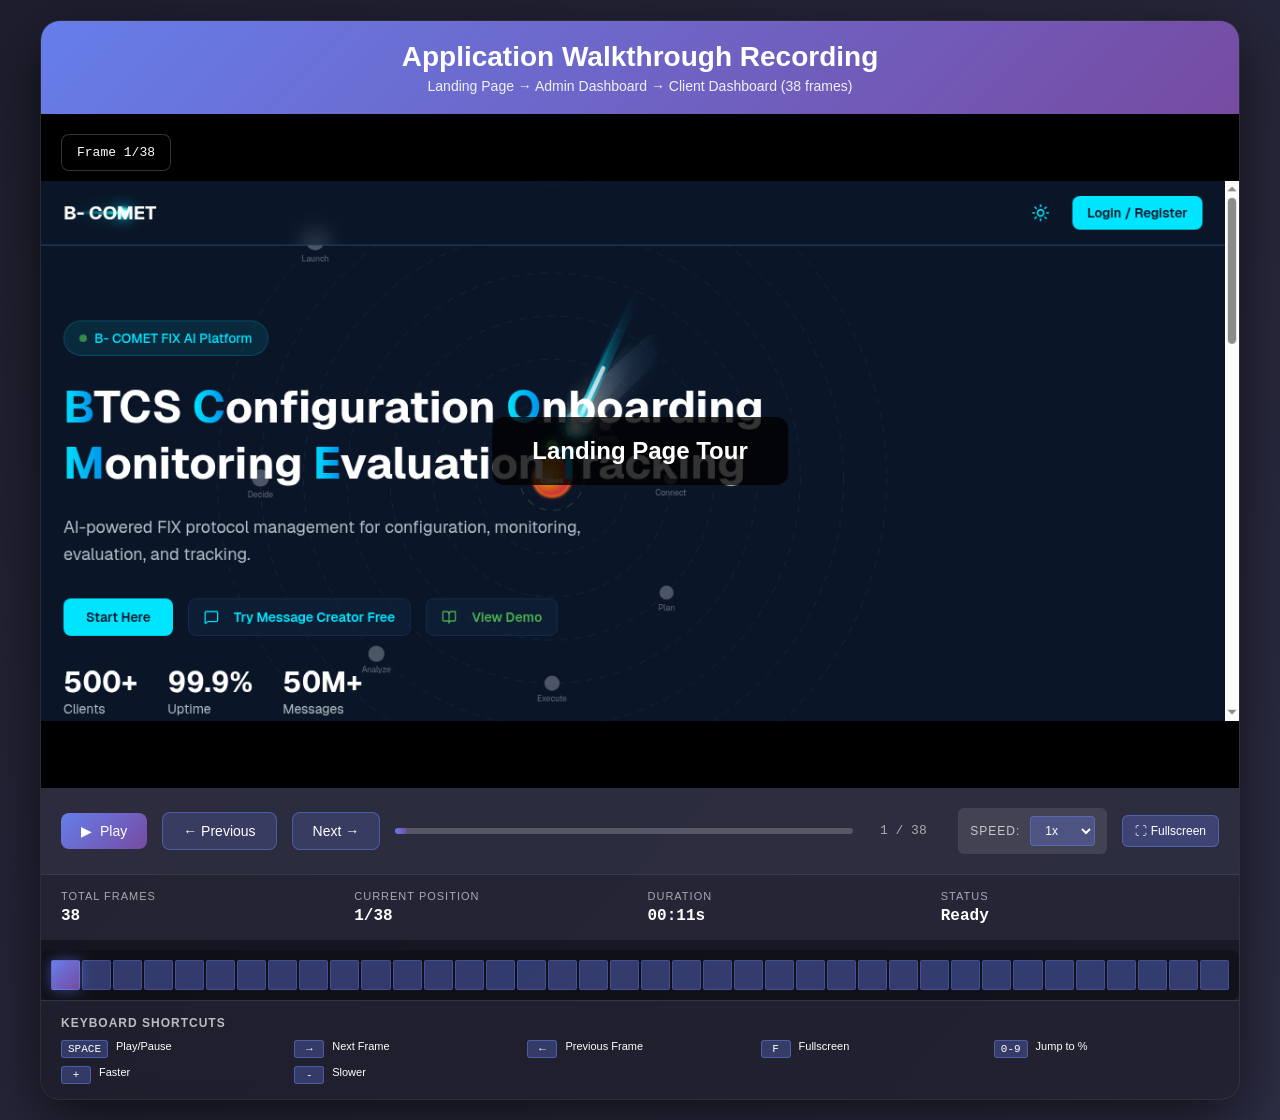
<file: public/recordings/video-player.html>
<!DOCTYPE html>
<html lang="en">
<head>
    <meta charset="UTF-8">
    <meta name="viewport" content="width=device-width, initial-scale=1.0">
    <title>Application Walkthrough Recording</title>
    <style>
        * {
            margin: 0;
            padding: 0;
            box-sizing: border-box;
        }

        body {
            font-family: -apple-system, BlinkMacSystemFont, 'Segoe UI', Roboto, Oxygen, Ubuntu, Cantarell, sans-serif;
            background: linear-gradient(135deg, #1e1e2e 0%, #2d2d44 100%);
            min-height: 100vh;
            display: flex;
            align-items: center;
            justify-content: center;
            padding: 20px;
            color: #fff;
        }

        .container {
            width: 100%;
            max-width: 1200px;
            background: rgba(0, 0, 0, 0.4);
            border-radius: 20px;
            overflow: hidden;
            box-shadow: 0 20px 60px rgba(0, 0, 0, 0.6);
            backdrop-filter: blur(10px);
            border: 1px solid rgba(255, 255, 255, 0.1);
        }

        .player-header {
            background: linear-gradient(135deg, #667eea 0%, #764ba2 100%);
            padding: 20px;
            text-align: center;
        }

        .player-header h1 {
            font-size: 28px;
            margin-bottom: 5px;
            font-weight: 600;
        }

        .player-header p {
            font-size: 14px;
            opacity: 0.9;
        }

        .video-container {
            position: relative;
            width: 100%;
            background: #000;
            aspect-ratio: 16 / 9;
            overflow: hidden;
            display: flex;
            align-items: center;
            justify-content: center;
        }

        .frame-display {
            width: 100%;
            height: 100%;
            display: flex;
            align-items: center;
            justify-content: center;
            background: #000;
        }

        .frame-display img {
            max-width: 100%;
            max-height: 100%;
            object-fit: contain;
        }

        .frame-info {
            position: absolute;
            top: 20px;
            left: 20px;
            background: rgba(0, 0, 0, 0.7);
            padding: 10px 15px;
            border-radius: 8px;
            font-size: 13px;
            font-family: 'Monaco', 'Courier New', monospace;
            border: 1px solid rgba(255, 255, 255, 0.2);
        }

        .section-label {
            position: absolute;
            top: 50%;
            left: 50%;
            transform: translate(-50%, -50%);
            background: rgba(0, 0, 0, 0.8);
            padding: 20px 40px;
            border-radius: 12px;
            font-size: 24px;
            font-weight: 600;
            opacity: 0;
            transition: opacity 0.3s;
            pointer-events: none;
        }

        .section-label.show {
            opacity: 1;
        }

        .playback-controls {
            background: rgba(50, 50, 70, 0.8);
            padding: 20px;
            display: flex;
            align-items: center;
            gap: 15px;
            flex-wrap: wrap;
        }

        .btn {
            background: linear-gradient(135deg, #667eea 0%, #764ba2 100%);
            border: none;
            color: white;
            padding: 10px 20px;
            border-radius: 8px;
            cursor: pointer;
            font-size: 14px;
            font-weight: 500;
            transition: all 0.3s ease;
            display: flex;
            align-items: center;
            gap: 8px;
        }

        .btn:hover {
            transform: translateY(-2px);
            box-shadow: 0 10px 25px rgba(102, 126, 234, 0.4);
        }

        .btn:active {
            transform: translateY(0);
        }

        .btn.secondary {
            background: rgba(102, 126, 234, 0.2);
            border: 1px solid rgba(102, 126, 234, 0.5);
        }

        .progress-container {
            flex: 1;
            min-width: 200px;
            display: flex;
            align-items: center;
            gap: 10px;
        }

        .progress-bar {
            flex: 1;
            height: 6px;
            background: rgba(255, 255, 255, 0.2);
            border-radius: 3px;
            cursor: pointer;
            overflow: hidden;
            position: relative;
        }

        .progress-fill {
            height: 100%;
            background: linear-gradient(90deg, #667eea 0%, #764ba2 100%);
            width: 0%;
            transition: width 0.1s linear;
            border-radius: 3px;
        }

        .progress-bar:hover::before {
            opacity: 1;
        }

        .progress-bar::before {
            content: '';
            position: absolute;
            top: 0;
            left: 0;
            width: 0;
            height: 100%;
            background: rgba(255, 255, 255, 0.3);
            opacity: 0;
            transition: opacity 0.2s;
        }

        .frame-counter {
            font-size: 13px;
            font-family: 'Monaco', 'Courier New', monospace;
            min-width: 80px;
            text-align: center;
            color: #aaa;
        }

        .speed-control {
            display: flex;
            align-items: center;
            gap: 10px;
            background: rgba(255, 255, 255, 0.1);
            padding: 8px 12px;
            border-radius: 6px;
        }

        .speed-control label {
            font-size: 12px;
            text-transform: uppercase;
            letter-spacing: 1px;
            opacity: 0.7;
        }

        .speed-control select {
            background: rgba(102, 126, 234, 0.3);
            border: 1px solid rgba(102, 126, 234, 0.5);
            color: white;
            padding: 6px 10px;
            border-radius: 4px;
            font-size: 12px;
            cursor: pointer;
        }

        .stats {
            background: rgba(50, 50, 70, 0.5);
            padding: 15px 20px;
            display: grid;
            grid-template-columns: repeat(auto-fit, minmax(150px, 1fr));
            gap: 15px;
            border-top: 1px solid rgba(255, 255, 255, 0.1);
        }

        .stat-item {
            display: flex;
            flex-direction: column;
        }

        .stat-label {
            font-size: 11px;
            text-transform: uppercase;
            letter-spacing: 1px;
            opacity: 0.6;
            margin-bottom: 5px;
        }

        .stat-value {
            font-size: 16px;
            font-weight: 600;
            font-family: 'Monaco', 'Courier New', monospace;
        }

        .timeline-preview {
            display: flex;
            gap: 2px;
            margin-top: 10px;
            background: rgba(0, 0, 0, 0.3);
            padding: 10px;
            border-radius: 8px;
            overflow-x: auto;
        }

        .timeline-segment {
            height: 30px;
            flex: 1;
            min-width: 4px;
            background: rgba(102, 126, 234, 0.4);
            border-radius: 2px;
            cursor: pointer;
            transition: all 0.2s;
            border: 1px solid rgba(102, 126, 234, 0.3);
        }

        .timeline-segment:hover {
            background: rgba(102, 126, 234, 0.6);
            height: 40px;
        }

        .timeline-segment.active {
            background: linear-gradient(135deg, #667eea 0%, #764ba2 100%);
            box-shadow: 0 0 15px rgba(102, 126, 234, 0.5);
        }

        .fullscreen-btn {
            background: rgba(102, 126, 234, 0.3);
            padding: 8px 12px;
            border-radius: 6px;
            cursor: pointer;
            font-size: 12px;
            border: 1px solid rgba(102, 126, 234, 0.5);
            color: white;
        }

        @media (max-width: 768px) {
            .container {
                border-radius: 12px;
            }

            .player-header h1 {
                font-size: 20px;
            }

            .playback-controls {
                flex-direction: column;
                gap: 10px;
            }

            .progress-container {
                width: 100%;
            }

            .speed-control {
                width: 100%;
                justify-content: space-between;
            }

            .stats {
                grid-template-columns: repeat(2, 1fr);
            }
        }

        .keyboard-hints {
            background: rgba(50, 50, 70, 0.3);
            padding: 15px 20px;
            font-size: 12px;
            border-top: 1px solid rgba(255, 255, 255, 0.1);
        }

        .keyboard-hints h3 {
            margin-bottom: 10px;
            font-size: 12px;
            text-transform: uppercase;
            letter-spacing: 1px;
            opacity: 0.7;
        }

        .keyboard-shortcuts {
            display: grid;
            grid-template-columns: repeat(auto-fit, minmax(200px, 1fr));
            gap: 8px;
        }

        .shortcut {
            display: flex;
            gap: 8px;
            font-size: 11px;
        }

        .key {
            background: rgba(102, 126, 234, 0.3);
            padding: 2px 6px;
            border-radius: 3px;
            font-family: 'Monaco', 'Courier New', monospace;
            border: 1px solid rgba(102, 126, 234, 0.5);
            min-width: 30px;
            text-align: center;
        }
    </style>
</head>
<body>
    <div class="container">
        <div class="player-header">
            <h1>Application Walkthrough Recording</h1>
            <p>Landing Page → Admin Dashboard → Client Dashboard (38 frames)</p>
        </div>

        <div class="video-container">
            <div class="frame-display">
                <img id="frameImage" src="frames/frame_0001_landing_hero_1.png" alt="Frame">
            </div>
            <div class="frame-info">
                <span id="frameLabel">Loading...</span>
            </div>
            <div class="section-label" id="sectionLabel"></div>
        </div>

        <div class="playback-controls">
            <button class="btn" id="playBtn" onclick="togglePlay()">
                <span id="playIcon">▶</span>
                <span id="playText">Play</span>
            </button>
            <button class="btn secondary" id="prevBtn" onclick="previousFrame()">← Previous</button>
            <button class="btn secondary" id="nextBtn" onclick="nextFrame()">Next →</button>

            <div class="progress-container">
                <div class="progress-bar" id="progressBar" onclick="seek(event)">
                    <div class="progress-fill" id="progressFill"></div>
                </div>
                <div class="frame-counter">
                    <span id="currentFrame">1</span> / <span id="totalFrames">38</span>
                </div>
            </div>

            <div class="speed-control">
                <label>Speed:</label>
                <select id="speedSelect" onchange="changeSpeed()">
                    <option value="500">0.5x</option>
                    <option value="300" selected>1x</option>
                    <option value="200">1.5x</option>
                    <option value="100">2x</option>
                </select>
            </div>

            <button class="fullscreen-btn" id="fullscreenBtn" onclick="toggleFullscreen()">⛶ Fullscreen</button>
        </div>

        <div class="stats">
            <div class="stat-item">
                <div class="stat-label">Total Frames</div>
                <div class="stat-value">38</div>
            </div>
            <div class="stat-item">
                <div class="stat-label">Current Position</div>
                <div class="stat-value"><span id="statFrame">1</span>/<span>38</span></div>
            </div>
            <div class="stat-item">
                <div class="stat-label">Duration</div>
                <div class="stat-value"><span id="duration">00:19</span>s</div>
            </div>
            <div class="stat-item">
                <div class="stat-label">Status</div>
                <div class="stat-value" id="statusText">Ready</div>
            </div>
        </div>

        <div class="timeline-preview" id="timeline"></div>

        <div class="keyboard-hints">
            <h3>Keyboard Shortcuts</h3>
            <div class="keyboard-shortcuts">
                <div class="shortcut"><span class="key">SPACE</span><span>Play/Pause</span></div>
                <div class="shortcut"><span class="key">→</span><span>Next Frame</span></div>
                <div class="shortcut"><span class="key">←</span><span>Previous Frame</span></div>
                <div class="shortcut"><span class="key">F</span><span>Fullscreen</span></div>
                <div class="shortcut"><span class="key">0-9</span><span>Jump to %</span></div>
                <div class="shortcut"><span class="key">+</span><span>Faster</span></div>
                <div class="shortcut"><span class="key">-</span><span>Slower</span></div>
            </div>
        </div>
    </div>

    <script>
        const frameCount = 38;
        let currentFrameNum = 1;
        let isPlaying = false;
        let frameDelay = 300; // milliseconds
        let playInterval = null;

        const sections = {
            landing: { start: 1, end: 14, label: 'Landing Page Tour' },
            admin: { start: 15, end: 25, label: 'Admin Dashboard' },
            client: { start: 26, end: 35, label: 'Client Dashboard' },
            final: { start: 36, end: 38, label: 'Final Overview' }
        };

        function pad(num) {
            return String(num).padStart(4, '0');
        }

        function getFrameFilename(num) {
            const names = [
                '', // placeholder for index 0
                'landing_hero_1', 'landing_hero_2', 'landing_hero_3', 'landing_hero_4', 'landing_hero_5',
                'landing_scroll_1', 'landing_scroll_2', 'landing_scroll_3', 'landing_scroll_4', 'landing_scroll_5',
                'landing_scroll_6', 'landing_scroll_7', 'landing_scroll_8', 'landing_top',
                'admin_dashboard_1', 'admin_dashboard_2', 'admin_dashboard_3', 'admin_dashboard_4', 'admin_dashboard_5',
                'admin_dashboard_scroll_1', 'admin_dashboard_scroll_2', 'admin_dashboard_scroll_3', 'admin_dashboard_scroll_4', 'admin_dashboard_scroll_5',
                'admin_dashboard_scroll_6',
                'client_dashboard_1', 'client_dashboard_2', 'client_dashboard_3', 'client_dashboard_4', 'client_dashboard_5',
                'client_dashboard_scroll_1', 'client_dashboard_scroll_2', 'client_dashboard_scroll_3', 'client_dashboard_scroll_4', 'client_dashboard_scroll_5',
                'final_home_1', 'final_home_2', 'final_home_3'
            ];
            return `frame_${pad(num)}_${names[num]}.png`;
        }

        function displayFrame(frameNum) {
            currentFrameNum = Math.max(1, Math.min(frameNum, frameCount));
            const filename = getFrameFilename(currentFrameNum);
            document.getElementById('frameImage').src = `frames/${filename}`;
            document.getElementById('frameLabel').textContent = `Frame ${currentFrameNum}/${frameCount}`;
            document.getElementById('currentFrame').textContent = currentFrameNum;
            document.getElementById('statFrame').textContent = currentFrameNum;

            // Update progress
            const progress = (currentFrameNum / frameCount) * 100;
            document.getElementById('progressFill').style.width = progress + '%';

            // Update timeline
            updateTimeline();

            // Update section label
            updateSectionLabel();

            // Update duration
            updateDuration();
        }

        function updateSectionLabel() {
            const label = document.getElementById('sectionLabel');
            label.classList.remove('show');

            for (const [key, section] of Object.entries(sections)) {
                if (currentFrameNum === section.start) {
                    label.textContent = section.label;
                    setTimeout(() => label.classList.add('show'), 50);
                    setTimeout(() => label.classList.remove('show'), 2000);
                }
            }
        }

        function updateTimeline() {
            const timeline = document.getElementById('timeline');
            timeline.innerHTML = '';
            
            for (let i = 1; i <= frameCount; i++) {
                const segment = document.createElement('div');
                segment.className = 'timeline-segment';
                if (i === currentFrameNum) segment.classList.add('active');
                segment.onclick = () => displayFrame(i);
                timeline.appendChild(segment);
            }
        }

        function updateDuration() {
            const fps = 1000 / frameDelay;
            const totalSeconds = frameCount / fps;
            const minutes = Math.floor(totalSeconds / 60);
            const seconds = Math.floor(totalSeconds % 60);
            document.getElementById('duration').textContent = `${String(minutes).padStart(2, '0')}:${String(seconds).padStart(2, '0')}`;
        }

        function togglePlay() {
            isPlaying ? pause() : play();
        }

        function play() {
            isPlaying = true;
            document.getElementById('playIcon').textContent = '⏸';
            document.getElementById('playText').textContent = 'Pause';
            document.getElementById('statusText').textContent = 'Playing';

            playInterval = setInterval(() => {
                if (currentFrameNum >= frameCount) {
                    pause();
                } else {
                    displayFrame(currentFrameNum + 1);
                }
            }, frameDelay);
        }

        function pause() {
            isPlaying = false;
            clearInterval(playInterval);
            document.getElementById('playIcon').textContent = '▶';
            document.getElementById('playText').textContent = 'Play';
            document.getElementById('statusText').textContent = 'Paused';
        }

        function nextFrame() {
            pause();
            displayFrame(currentFrameNum + 1);
        }

        function previousFrame() {
            pause();
            displayFrame(currentFrameNum - 1);
        }

        function seek(event) {
            const progressBar = document.getElementById('progressBar');
            const rect = progressBar.getBoundingClientRect();
            const percent = (event.clientX - rect.left) / rect.width;
            const frameNum = Math.ceil(percent * frameCount);
            pause();
            displayFrame(frameNum);
        }

        function changeSpeed() {
            frameDelay = parseInt(document.getElementById('speedSelect').value);
            if (isPlaying) {
                pause();
                play();
            }
        }

        function toggleFullscreen() {
            const container = document.querySelector('.video-container');
            if (!document.fullscreenElement) {
                container.requestFullscreen().catch(() => {
                    alert('Fullscreen not supported');
                });
            } else {
                document.exitFullscreen();
            }
        }

        // Keyboard controls
        document.addEventListener('keydown', (e) => {
            if (e.code === 'Space') {
                e.preventDefault();
                togglePlay();
            } else if (e.code === 'ArrowRight') {
                nextFrame();
            } else if (e.code === 'ArrowLeft') {
                previousFrame();
            } else if (e.code === 'KeyF') {
                toggleFullscreen();
            } else if (e.code === 'Minus') {
                const select = document.getElementById('speedSelect');
                const currentIndex = Array.from(select.options).findIndex(o => o.selected);
                if (currentIndex > 0) select.options[currentIndex - 1].selected = true;
                changeSpeed();
            } else if (e.code === 'Equal' || e.code === 'Plus') {
                const select = document.getElementById('speedSelect');
                const currentIndex = Array.from(select.options).findIndex(o => o.selected);
                if (currentIndex < select.options.length - 1) select.options[currentIndex + 1].selected = true;
                changeSpeed();
            } else if (e.key >= '0' && e.key <= '9') {
                const percent = parseInt(e.key) * 10;
                displayFrame(Math.ceil((percent / 100) * frameCount));
            }
        });

        // Initialize
        window.addEventListener('load', () => {
            displayFrame(1);
            updateTimeline();
        });
    </script>
</body>
</html>
</file>
